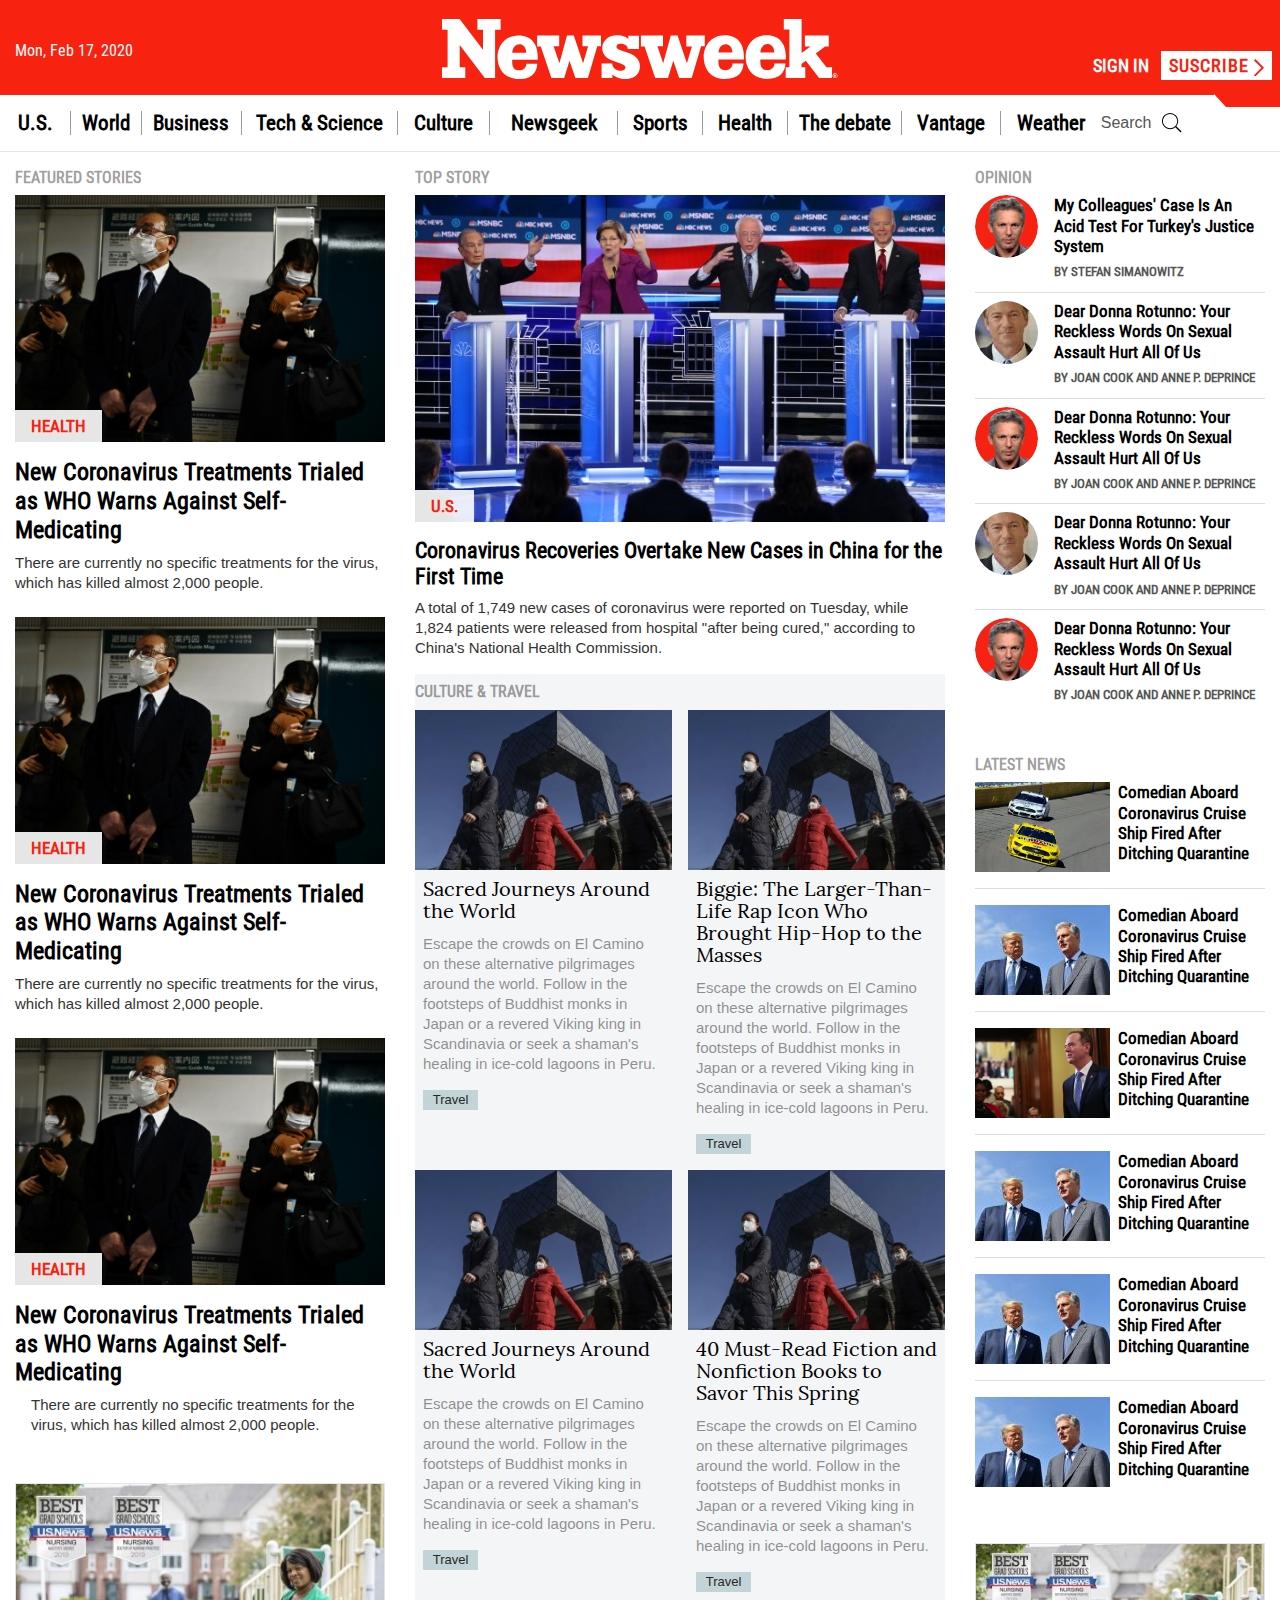
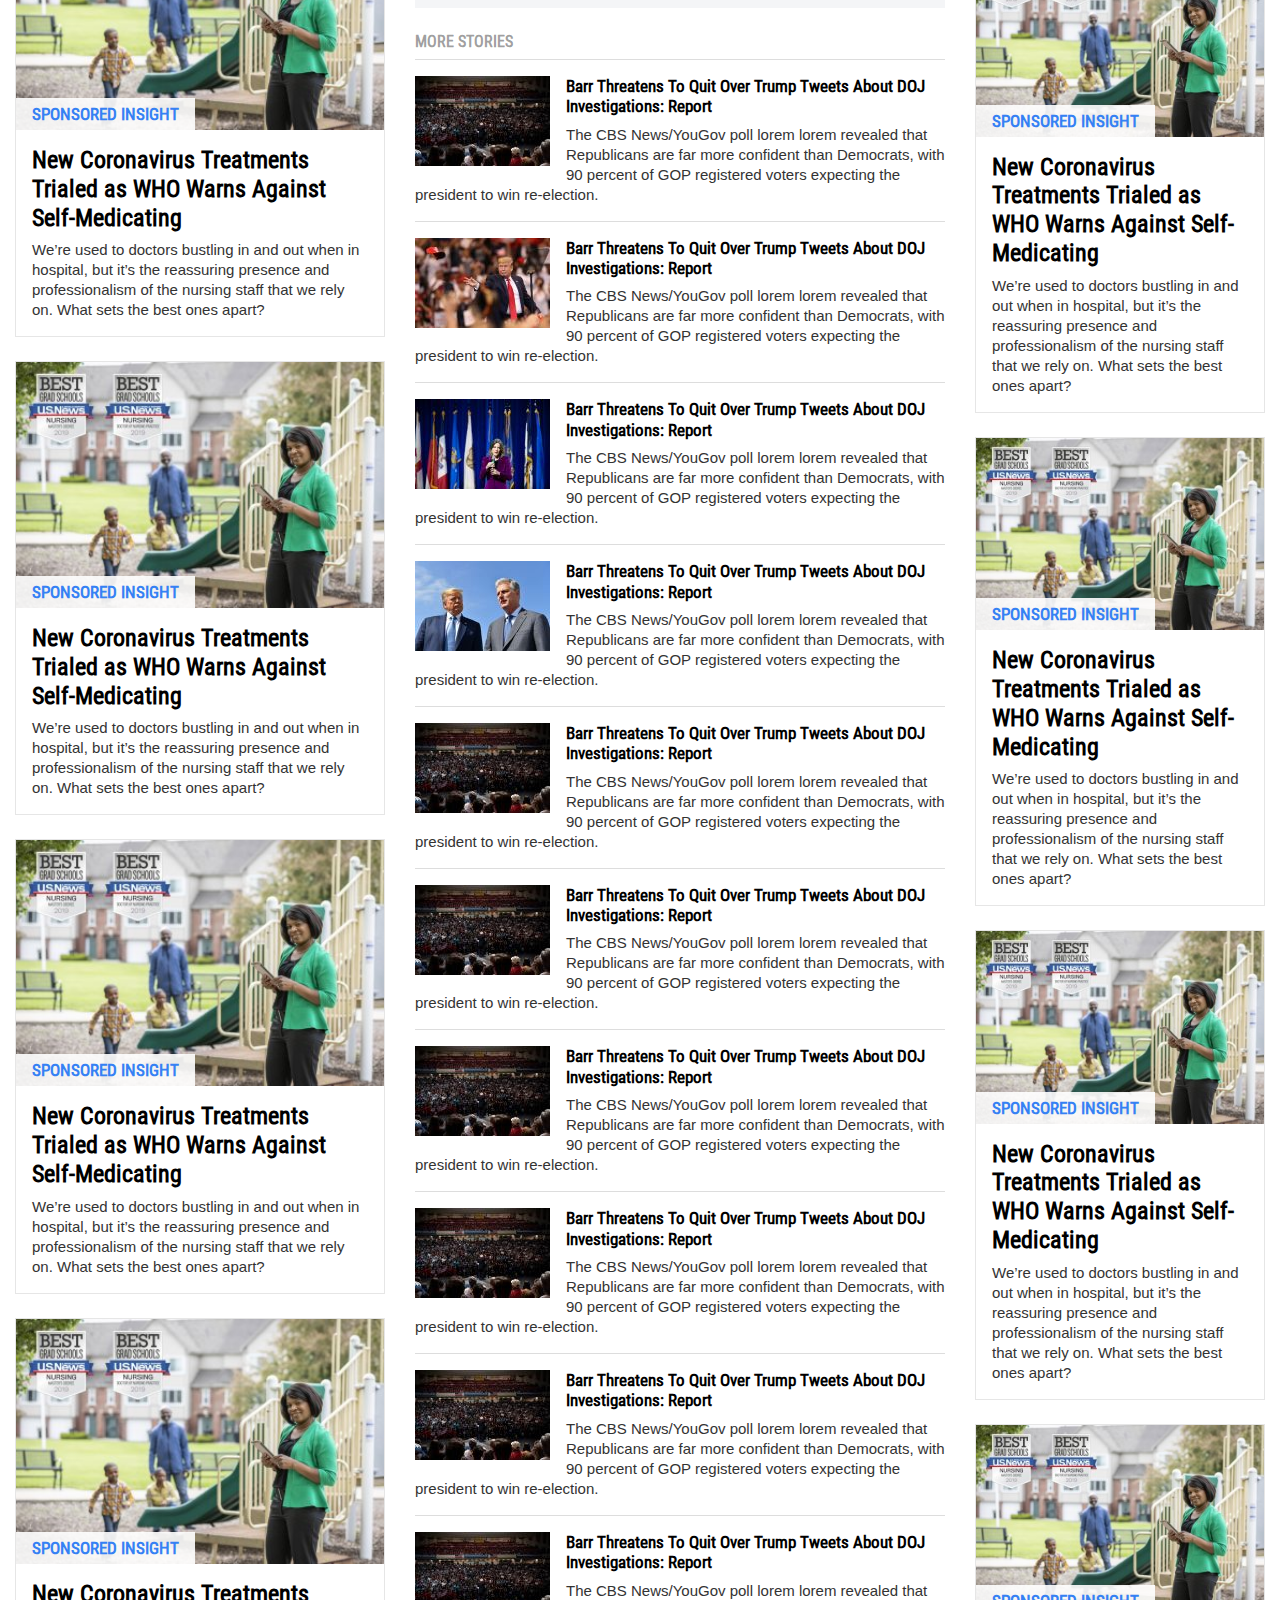
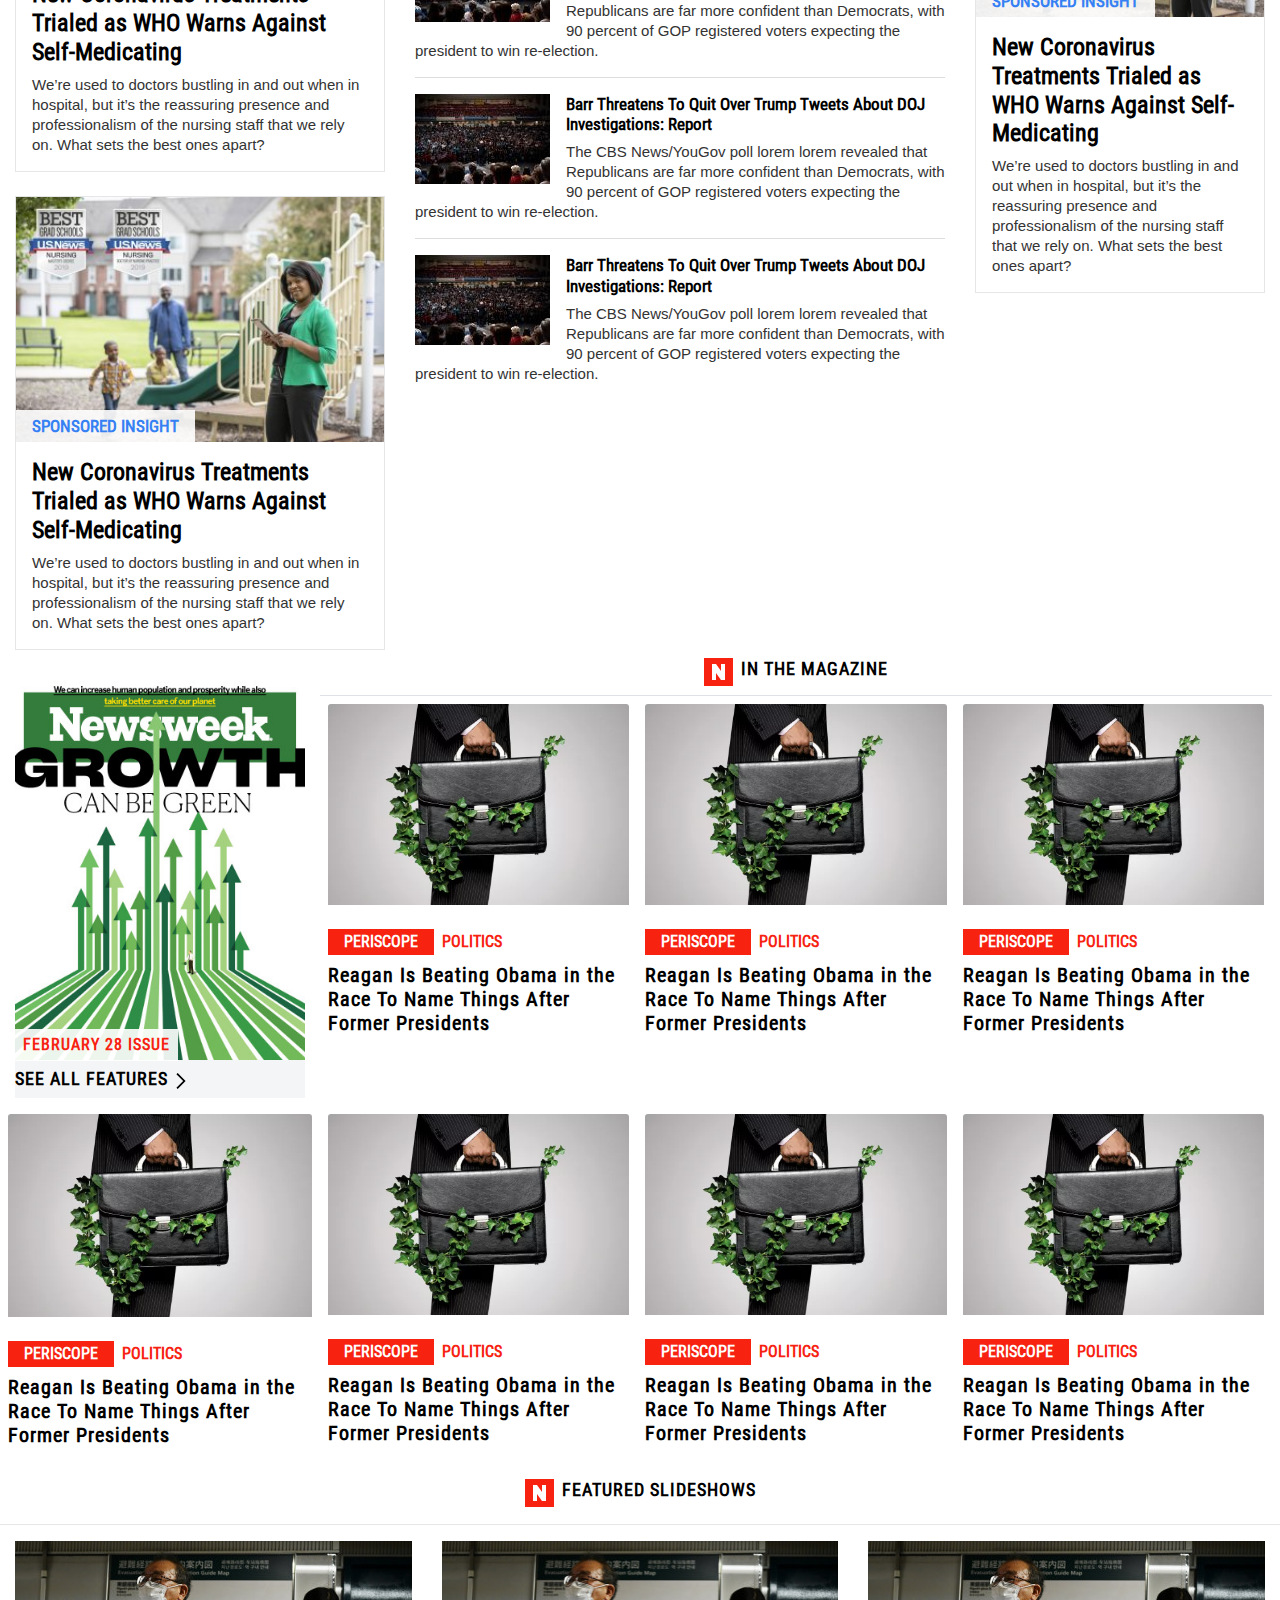
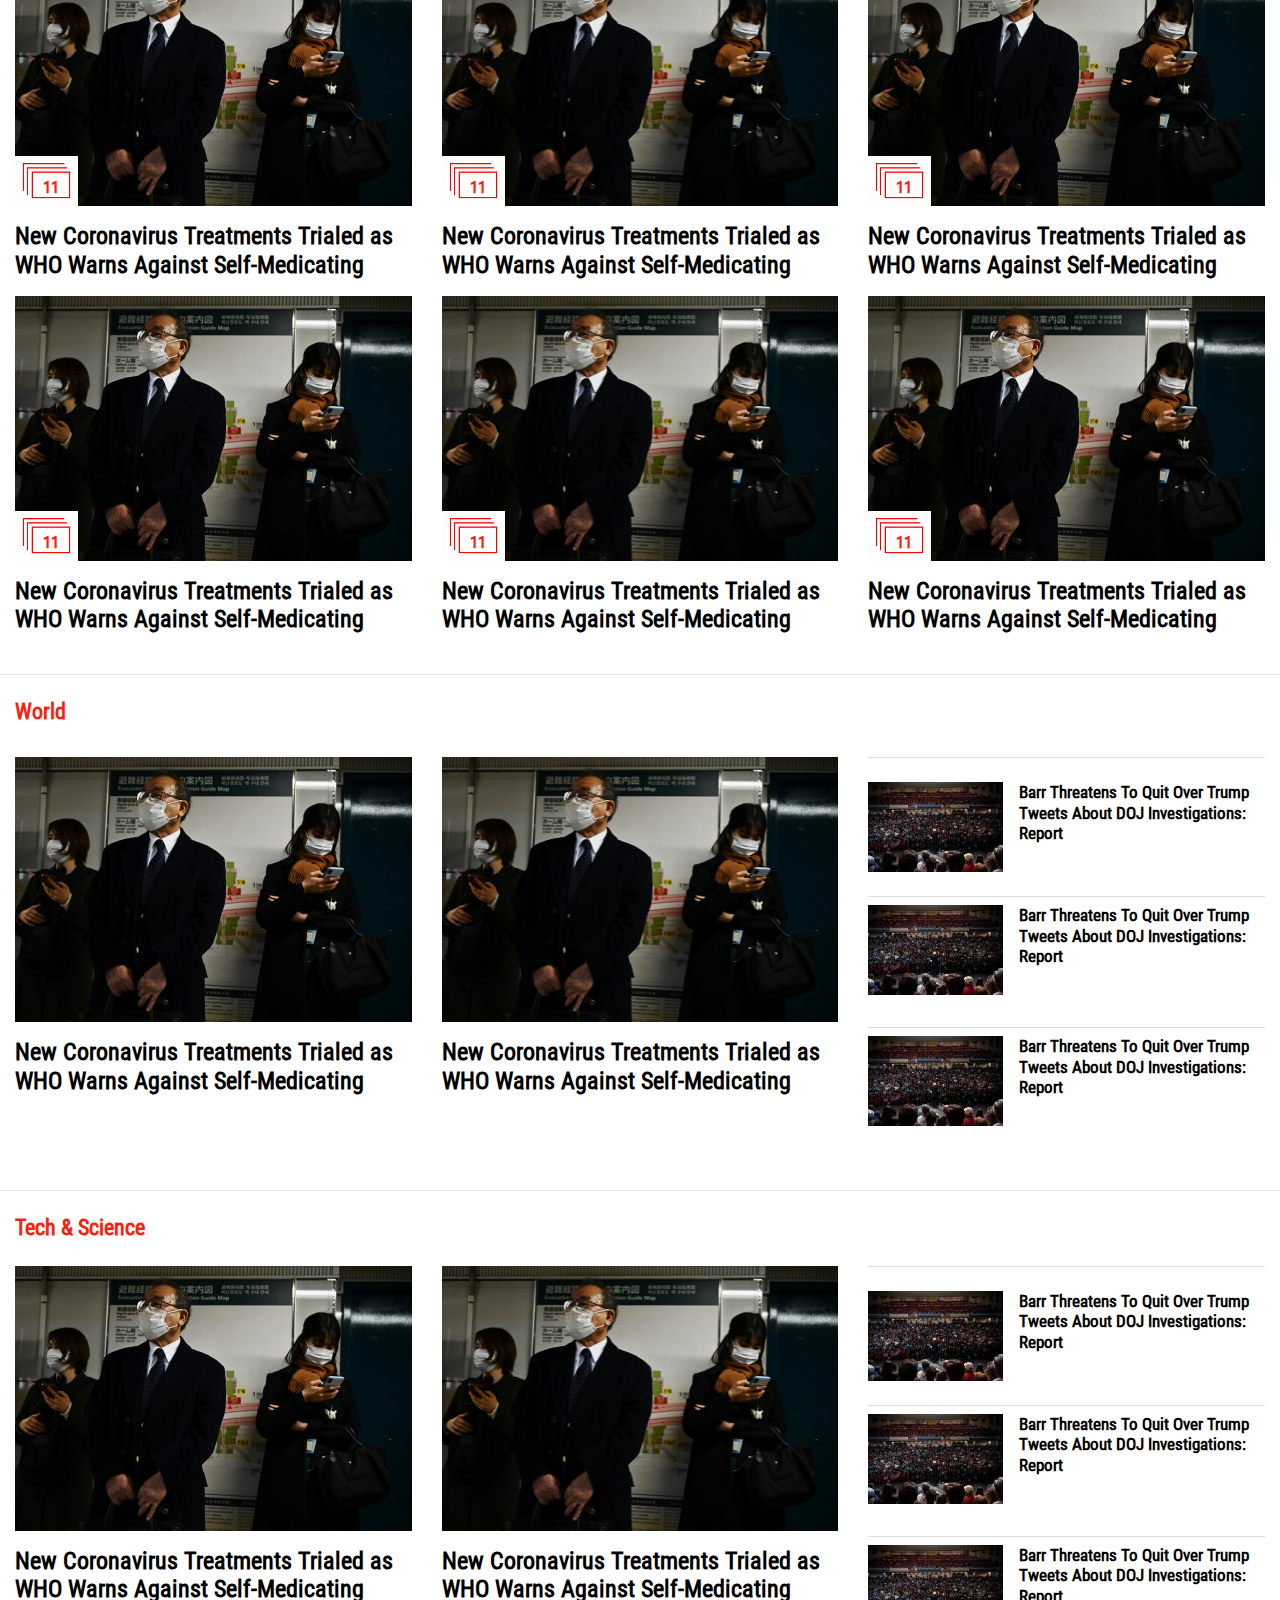
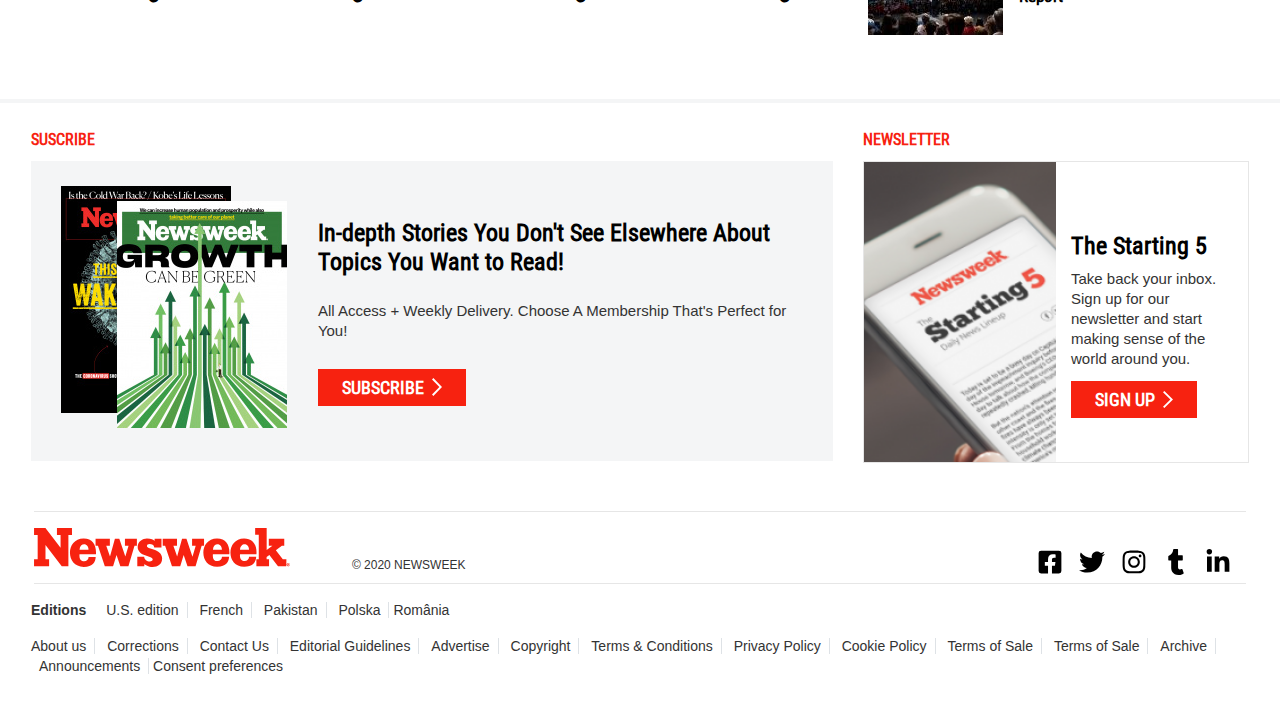
<file: index.html>
<!doctype html>
<html lang="en">

<head>

  <meta charset="utf-8">
  <meta name="viewport" content="width=device-width, initial-scale=1, shrink-to-fit=no">


  <link rel="stylesheet" href="./css/bootstrap.min.css">
  <link rel="stylesheet" href="./css/style.css">
  <link rel="stylesheet" href="https://use.fontawesome.com/releases/v5.1.0/css/all.css"
    integrity="sha384-lKuwvrZot6UHsBSfcMvOkWwlCMgc0TaWr+30HWe3a4ltaBwTZhyTEggF5tJv8tbt" crossorigin="anonymous" />
  <title>News Weeks Clone</title>
</head>

<body>

  <header class="container-fluid stycki-menu " id="menu-stycki-container">
    <div class="row bg-headerv2 pt-2 ">
      <div class="col-4 col-sm-6 col-md-4 col-lg-6 logov2 ">
        <svg version="1.1" id="Layer_998" xmlns="http://www.w3.org/2000/svg" xmlns:xlink="http://www.w3.org/1999/xlink"
          x="0px" y="0px" viewBox="0 0 395.6 60" style="enable-background:new 0 0 395.6 60;" xml:space="preserve">
          <g>
            <path class="st0"
              d="M58.7,10.8h-5.6v48.3H42.8l-25.1-33v22.1h5.6v10.8H0V48.3h5.6V10.8H0V0h17.6L41,30.7V10.8h-5.6V0h23.2	L58.7,10.8L58.7,10.8z M95.8,38c0,0.9,0,1.8-0.1,2.7H70.3c-0.7,8.2,2.4,10.6,7.1,10.6c3.9,0,6.9-2.6,6.9-6.6h11	c-0.3,7.2-4,15.4-18.5,15.4c-14.5,0-21.3-10.5-21.3-22.1c0-10.5,7-21.6,21-21.6C89.9,16.3,95.8,25.6,95.8,38 M159,27.3h-3.7	l-9.4,31.8h-12.5l-5.9-17.4l-5.3,17.4h-12.8L98.8,27.4h-3.7V16.6h22.1v10.7h-5.6l5.8,16.9l7.6-27.6h6.8l9.3,27.6l5-16.9h-5.6V16.6	H159L159,27.3L159,27.3z M174.5,27.8c0,1.5,1.2,2.5,5.4,3.9l6,2c5.5,1.8,12.1,5.9,12.1,13.4c0,8.8-6.6,13-14.7,13	c-6.5,0-11.5-3.2-12.9-4.6V59h-10.8V44.4h10.6c0.3,4.8,4.6,7.3,8.5,7.3c3.2,0,4.7-1.4,4.7-3c0-2-1.2-3.1-6.5-4.8l-5.3-1.8	c-5.4-1.7-11.4-5.7-11.4-12.8c0-8.7,7.7-13.1,14.3-13.1c6.8,0,10.1,1.9,11.8,3.8l0.1-3.3H197v13.3h-11.2c-0.2-3.6-3.7-5.2-7.2-5.2	C175.8,24.8,174.5,26.1,174.5,27.8 M262.8,27.3h-3.7l-9.4,31.8h-12.5l-5.9-17.4L226,59.1h-12.8l-10.6-31.7h-3.7V16.6h22.1v10.7	h-5.6l5.8,16.9l7.6-27.6h6.8l9.3,27.7l5-16.9h-5.6V16.6h18.5V27.3z M302,37.9c0,0.9,0,1.8-0.1,2.7h-25.4	c-0.7,8.2,2.4,10.6,7.1,10.6c3.9,0,6.9-2.6,6.9-6.6h11c-0.3,7.2-4,15.4-18.5,15.4c-14.5,0-21.3-10.5-21.3-22.1	c0-10.5,7-21.6,21-21.6C296.1,16.2,302,25.5,302,37.9 M343.9,37.8c0,0.9,0,1.8-0.1,2.7h-25.4c-0.7,8.2,2.4,10.6,7.1,10.6	c3.9,0,6.9-2.6,6.9-6.6h11c-0.3,7.2-4,15.4-18.5,15.4c-14.5,0-21.3-10.5-21.3-22.1c0-10.5,7-21.6,21-21.6	C338,16.1,343.9,25.4,343.9,37.8 M389.9,59h-12.8l-13.3-17.3l-4.3,3.2v3.4h3.8V59h-19.6V48.3h3.7V10.6h-5.6V0h17.8v33.9l8.9-6.5	h-5.6V16.6h23.9v10.8h-3.7l-9.3,7l10.7,13.9h5.6L389.9,59L389.9,59z M395.6,56.6c0,0.5-0.1,0.9-0.4,1.2c-0.2,0.4-0.5,0.7-0.9,0.9	c-0.4,0.2-0.8,0.4-1.3,0.4c-0.5,0-0.9-0.1-1.2-0.4c-0.4-0.2-0.7-0.5-0.9-0.9c-0.2-0.4-0.4-0.8-0.4-1.2c0-0.5,0.1-0.9,0.4-1.2	c0.2-0.4,0.5-0.7,0.9-0.9c0.4-0.2,0.8-0.4,1.2-0.4c0.5,0,0.9,0.1,1.3,0.4c0.4,0.2,0.7,0.5,0.9,0.9	C395.5,55.8,395.6,56.2,395.6,56.6 M394.6,58c0.4-0.4,0.6-0.9,0.6-1.4c0-0.6-0.2-1-0.6-1.4s-0.9-0.6-1.4-0.6s-1,0.2-1.4,0.6	c-0.4,0.4-0.6,0.9-0.6,1.4c0,0.6,0.2,1,0.6,1.4c0.4,0.4,0.9,0.6,1.4,0.6S394.2,58.4,394.6,58 M393.6,56.8c0.1,0.1,0.2,0.1,0.2,0.1	c0.1,0.1,0.2,0.2,0.2,0.3c0,0,0.2,0.3,0.4,0.8h-0.8c-0.3-0.5-0.4-0.8-0.5-0.9c-0.1-0.1-0.2-0.2-0.3-0.2c0,0-0.1,0-0.1,0v1.1h-0.6	v-2.6h1.2c0.4,0,0.6,0.1,0.7,0.2c0.2,0.2,0.2,0.3,0.2,0.6c0,0.2-0.1,0.4-0.2,0.5C393.9,56.6,393.8,56.7,393.6,56.8 M393.5,56.3	c0.1-0.1,0.1-0.2,0.1-0.3s-0.1-0.2-0.1-0.3c-0.1-0.1-0.2-0.1-0.4-0.1h-0.3v0.7h0.3C393.3,56.4,393.4,56.4,393.5,56.3 M318.4,33.5	h13.9c0-6-3.9-8.4-6.8-8.4C322.1,25.2,318.6,27.9,318.4,33.5 M276.5,33.6h13.9c0-6-3.9-8.4-6.8-8.4C280.3,25.2,276.8,28,276.5,33.6 M70.3,33.7h13.9c0-6-3.9-8.4-6.8-8.4C74.1,25.3,70.6,28.1,70.3,33.7">
            </path>
          </g>
        </svg>
      </div>
      <div
        class="col-8 col-sm-6 col-md-8 col-lg-6 bg-suscribev2 d-flex flex-row justify-content-end align-items-center pr-0 text pt-0 text-right">
        <a href="#" class="font2 sing-in-custom pr-2 pt-1">Sign in</a>
        <a href="#" class="font5 suscribe-custom pr-4 pl-4 pt-1">Suscribe
          <svg  version="1.1" id="Layer_99898" xmlns="http://www.w3.org/2000/svg"
            xmlns:xlink="http://www.w3.org/1999/xlink" x="0px" y="0px" viewBox="0 0 8 14"
            style="enable-background:new 0 0 8 14;" xml:space="preserve">
            <g id="arrow-right_x_Y">
              <defs>
                <rect id="SVGID_1_X_y" width="8" height="14"></rect>
              </defs>
              <clipPath id="SVGID_2_X_Y">
                <use xlink:href="#SVGID_1_" style="overflow:visible;"></use>
              </clipPath>
              <g id="Shape_1_999_7" class="st0">
                <g>
                  <polygon class="st1" points="8,7 1.1,0 0,1.1 5.9,7 0,12.9 1.1,14 8,7 8,7	"></polygon>
                </g>
              </g>
            </g>
          </svg>
        </a>
        <a href="#" class="pl-2">
          <img class="bars-menu-stycki mr-4" src="./img/menu-bars.svg" alt="">
        </a>
      </div>
    </div>
  </header>

  <header class="container-fluid max-width-cont  ">
    <div class="row bg-header align-items-end pt-md-2 pb-lg-3">
      <div class="d-none d-sm-none d-lg-block col-lg-3">
        <p class="font-roboto-16-normal pb-0">Mon, Feb 17, 2020</p>
      </div>
      <div class="col-4 col-sm-6 col-md-6 col-lg-6 logo text-md-left text-lg-center">
        <svg version="1.1" id="Layer_1" xmlns="http://www.w3.org/2000/svg" xmlns:xlink="http://www.w3.org/1999/xlink"
          x="0px" y="0px" viewBox="0 0 395.6 60" style="enable-background:new 0 0 395.6 60;" xml:space="preserve">
          <g>
            <path class="st0"
              d="M58.7,10.8h-5.6v48.3H42.8l-25.1-33v22.1h5.6v10.8H0V48.3h5.6V10.8H0V0h17.6L41,30.7V10.8h-5.6V0h23.2	L58.7,10.8L58.7,10.8z M95.8,38c0,0.9,0,1.8-0.1,2.7H70.3c-0.7,8.2,2.4,10.6,7.1,10.6c3.9,0,6.9-2.6,6.9-6.6h11	c-0.3,7.2-4,15.4-18.5,15.4c-14.5,0-21.3-10.5-21.3-22.1c0-10.5,7-21.6,21-21.6C89.9,16.3,95.8,25.6,95.8,38 M159,27.3h-3.7	l-9.4,31.8h-12.5l-5.9-17.4l-5.3,17.4h-12.8L98.8,27.4h-3.7V16.6h22.1v10.7h-5.6l5.8,16.9l7.6-27.6h6.8l9.3,27.6l5-16.9h-5.6V16.6	H159L159,27.3L159,27.3z M174.5,27.8c0,1.5,1.2,2.5,5.4,3.9l6,2c5.5,1.8,12.1,5.9,12.1,13.4c0,8.8-6.6,13-14.7,13	c-6.5,0-11.5-3.2-12.9-4.6V59h-10.8V44.4h10.6c0.3,4.8,4.6,7.3,8.5,7.3c3.2,0,4.7-1.4,4.7-3c0-2-1.2-3.1-6.5-4.8l-5.3-1.8	c-5.4-1.7-11.4-5.7-11.4-12.8c0-8.7,7.7-13.1,14.3-13.1c6.8,0,10.1,1.9,11.8,3.8l0.1-3.3H197v13.3h-11.2c-0.2-3.6-3.7-5.2-7.2-5.2	C175.8,24.8,174.5,26.1,174.5,27.8 M262.8,27.3h-3.7l-9.4,31.8h-12.5l-5.9-17.4L226,59.1h-12.8l-10.6-31.7h-3.7V16.6h22.1v10.7	h-5.6l5.8,16.9l7.6-27.6h6.8l9.3,27.7l5-16.9h-5.6V16.6h18.5V27.3z M302,37.9c0,0.9,0,1.8-0.1,2.7h-25.4	c-0.7,8.2,2.4,10.6,7.1,10.6c3.9,0,6.9-2.6,6.9-6.6h11c-0.3,7.2-4,15.4-18.5,15.4c-14.5,0-21.3-10.5-21.3-22.1	c0-10.5,7-21.6,21-21.6C296.1,16.2,302,25.5,302,37.9 M343.9,37.8c0,0.9,0,1.8-0.1,2.7h-25.4c-0.7,8.2,2.4,10.6,7.1,10.6	c3.9,0,6.9-2.6,6.9-6.6h11c-0.3,7.2-4,15.4-18.5,15.4c-14.5,0-21.3-10.5-21.3-22.1c0-10.5,7-21.6,21-21.6	C338,16.1,343.9,25.4,343.9,37.8 M389.9,59h-12.8l-13.3-17.3l-4.3,3.2v3.4h3.8V59h-19.6V48.3h3.7V10.6h-5.6V0h17.8v33.9l8.9-6.5	h-5.6V16.6h23.9v10.8h-3.7l-9.3,7l10.7,13.9h5.6L389.9,59L389.9,59z M395.6,56.6c0,0.5-0.1,0.9-0.4,1.2c-0.2,0.4-0.5,0.7-0.9,0.9	c-0.4,0.2-0.8,0.4-1.3,0.4c-0.5,0-0.9-0.1-1.2-0.4c-0.4-0.2-0.7-0.5-0.9-0.9c-0.2-0.4-0.4-0.8-0.4-1.2c0-0.5,0.1-0.9,0.4-1.2	c0.2-0.4,0.5-0.7,0.9-0.9c0.4-0.2,0.8-0.4,1.2-0.4c0.5,0,0.9,0.1,1.3,0.4c0.4,0.2,0.7,0.5,0.9,0.9	C395.5,55.8,395.6,56.2,395.6,56.6 M394.6,58c0.4-0.4,0.6-0.9,0.6-1.4c0-0.6-0.2-1-0.6-1.4s-0.9-0.6-1.4-0.6s-1,0.2-1.4,0.6	c-0.4,0.4-0.6,0.9-0.6,1.4c0,0.6,0.2,1,0.6,1.4c0.4,0.4,0.9,0.6,1.4,0.6S394.2,58.4,394.6,58 M393.6,56.8c0.1,0.1,0.2,0.1,0.2,0.1	c0.1,0.1,0.2,0.2,0.2,0.3c0,0,0.2,0.3,0.4,0.8h-0.8c-0.3-0.5-0.4-0.8-0.5-0.9c-0.1-0.1-0.2-0.2-0.3-0.2c0,0-0.1,0-0.1,0v1.1h-0.6	v-2.6h1.2c0.4,0,0.6,0.1,0.7,0.2c0.2,0.2,0.2,0.3,0.2,0.6c0,0.2-0.1,0.4-0.2,0.5C393.9,56.6,393.8,56.7,393.6,56.8 M393.5,56.3	c0.1-0.1,0.1-0.2,0.1-0.3s-0.1-0.2-0.1-0.3c-0.1-0.1-0.2-0.1-0.4-0.1h-0.3v0.7h0.3C393.3,56.4,393.4,56.4,393.5,56.3 M318.4,33.5	h13.9c0-6-3.9-8.4-6.8-8.4C322.1,25.2,318.6,27.9,318.4,33.5 M276.5,33.6h13.9c0-6-3.9-8.4-6.8-8.4C280.3,25.2,276.8,28,276.5,33.6 M70.3,33.7h13.9c0-6-3.9-8.4-6.8-8.4C74.1,25.3,70.6,28.1,70.3,33.7">
            </path>
          </g>
        </svg>
      </div>
      <div class="col-8 col-sm-6 col-md-6 col-lg-3 bg-suscribe text-right pr-0">
        <a href="#" class="font2 py-1 px-2">Sign in</a>
        <a href="#" class="font5 py-1 px-2">Suscribe
          <svg version="1.1" id="Layer_2" xmlns="http://www.w3.org/2000/svg" xmlns:xlink="http://www.w3.org/1999/xlink"
            x="0px" y="0px" viewBox="0 0 8 14" style="enable-background:new 0 0 8 14;" xml:space="preserve">
            <g id="arrow-right">
              <defs>
                <rect id="SVGID_1_" width="8" height="14"></rect>
              </defs>
              <clipPath id="SVGID_2_">
                <use xlink:href="#SVGID_1_" style="overflow:visible;"></use>
              </clipPath>
              <g id="Shape_1" class="st0">
                <g>
                  <polygon class="st1" points="8,7 1.1,0 0,1.1 5.9,7 0,12.9 1.1,14 8,7 8,7	"></polygon>
                </g>
              </g>
            </g>
          </svg>
        </a>
        <a href="#" class="py-1 pr-2">
          <img class="bars-menu-stycki-main " id="menu-bars-1" src="./img/menu-bars.svg" alt="">
        </a>
      </div>
    </div>
  </header>

  <nav class="container-fluid max-width-cont-white">
    <div class="row">
      <div class="d-none d-sm-none d-lg-block col-lg-12 px-0 ">
        <div class="d-flex align-items-start">
          <ul class="d-flex lanscape-menu font4 text-center mr-0 pt-3 pl-0">
            <li class="px-0"><a href="#"> U.S.</a></li>
            <li class="px-0"><a href="#"> World</a></li>
            <li class="px-0"><a href="#"> Business</a></li>
            <li class="px-0"><a href="#"> Tech & Science</a></li>
            <li class="px-0"><a href="#"> Culture</a></li>
            <li class="px-0"><a href="#"> Newsgeek</a></li>
            <li class="px-0"><a href="#"> Sports</a></li>
            <li class="px-0"><a href="#"> Health</a></li>
            <li class="px-0"><a href="#"> The debate</a></li>
            <li class="px-0"><a href="#"> Vantage</a></li>
            <li class="px-0"><a href="#"> Weather</a></li>
          </ul>
          <div class="d-flex flex-row  align-items-center label-search">
            <div class="search-text">
              <span> Search</span>
            </div>
            <div class="search-icon"></div>
            <div>
              <div class="split-top position-absolute"></div>
              <div class="split-bottom"></div>
            </div>
          </div>
        </div>
      </div>
    </div>
  </nav>

  <div class="container-fluid max-width-cont-white-border">
    <div class="row">
      <div class="col-12 col-md-12 col-lg-9 ">
        <div class="row">
          <div class="col-12 col-md-6 col-lg-5 order-2 order-md-1 order-lg-1 ">
            <div class="row">
              <div class="col-12 ">
                <section class="featured-stories pt-3">
                  <h2 class="font-roboto-16-bold-gray">FEATURED STORIES</h2>
                  <article class="d-flex flex-column align-items-start pb-2 ">
                    <h2 class="order-2 font-roboto-24-bold pt-3">
                      <a href="#" class="links1">
                        New Coronavirus Treatments Trialed as WHO Warns Against Self-Medicating
                      </a>
                    </h2>
                    <div class="order-1 cover-container-art">
                      <a href="#"><img class="img-g-fea-cover"
                          src="./img/coronavirus-tokyo-coronavirus-covid-19-2019-ncov.jpg" alt=""></a>
                      <a href="#"
                        class="font-roboto-17-bold-upper-white  position-absolute label-article-link label-article-link-feat text-center px-3">HEALTH</a>
                    </div>
                    <p class="order-3 font-helvetica-15-normal-gray">There are currently no specific treatments for the
                      virus, which has killed
                      almost
                      2,000 people.</p>
                  </article>
                  <article class="d-flex flex-column align-items-start pb-2 ">
                    <h2 class="order-2 font-roboto-24-bold pt-3">
                      <a href="#" class="links1">
                        New Coronavirus Treatments Trialed as WHO Warns Against Self-Medicating
                      </a>
                    </h2>
                    <div class="order-1 cover-container-art">
                      <a href="#"><img class="img-g-fea-cover"
                          src="./img/coronavirus-tokyo-coronavirus-covid-19-2019-ncov.jpg" alt=""></a>
                      <a href="#"
                        class="font-roboto-17-bold-upper-white  position-absolute label-article-link label-article-link-feat text-center  px-3">HEALTH</a>
                    </div>
                    <p class="order-3 font-helvetica-15-normal-gray">There are currently no specific treatments for the
                      virus, which has killed
                      almost
                      2,000 people.</p>
                  </article>
                  <article class="d-flex flex-column align-items-start pb-2 ">
                    <h2 class="order-2 font-roboto-24-bold pt-3">
                      <a href="#" class="links1">
                        New Coronavirus Treatments Trialed as WHO Warns Against Self-Medicating
                      </a>
                    </h2>
                    <div class="order-1 cover-container-art">
                      <a href="#"><img class="img-g-fea-cover"
                          src="./img/coronavirus-tokyo-coronavirus-covid-19-2019-ncov.jpg" alt=""></a>
                      <a href="#"
                        class="font-roboto-17-bold-upper-white  position-absolute label-article-link label-article-link-feat text-center  px-3">HEALTH</a>
                    </div>
                    <p class="order-3 font-helvetica-15-normal-gray  px-3">There are currently no specific treatments
                      for the
                      virus, which has killed
                      almost
                      2,000 people.</p>
                  </article>
                </section>
              </div>
              <div class="col-12 d-md-flex flex-md-column align-items-md-center">

                <article class="d-flex flex-column align-items-start sponsor-article mt-4 ">
                  <h2 class="order-2 font-roboto-24-bold pt-3 px-3">
                    <a href="#" class="links1">
                      New Coronavirus Treatments Trialed as WHO Warns Against Self-Medicating
                    </a>
                  </h2>
                  <div class="order-1 cover-container-art">
                    <a href="#"><img class="img-g-fea-cover" src="./img/wayne-state-university-college-nursing.jpg"
                        alt=""></a>
                    <a href="#"
                      class="font-roboto-17-bold-blue position-absolute text-center label-sponsor-link label-article-link-feat  px-3">
                      SPONSORED
                      INSIGHT</a>
                  </div>
                  <p class="order-3 font-helvetica-15-normal-gray  px-3">We’re used to doctors bustling in and out when
                    in
                    hospital, but it’s the reassuring presence and professionalism of the nursing staff that we rely on.
                    What sets the best ones apart?</p>
                </article>
                <article class="d-flex flex-column align-items-start sponsor-article mt-4 ">
                  <h2 class="order-2 font-roboto-24-bold pt-3 px-3">
                    <a href="#" class="links1">
                      New Coronavirus Treatments Trialed as WHO Warns Against Self-Medicating
                    </a>
                  </h2>
                  <div class="order-1 cover-container-art">
                    <a href="#"><img class="img-g-fea-cover" src="./img/wayne-state-university-college-nursing.jpg"
                        alt=""></a>
                    <a href="#"
                      class="font-roboto-17-bold-blue  position-absolute text-center label-sponsor-link label-article-link-feat  px-3">
                      SPONSORED
                      INSIGHT</a>
                  </div>
                  <p class="order-3 font-helvetica-15-normal-gray  px-3">We’re used to doctors bustling in and out when
                    in
                    hospital, but it’s the reassuring presence and professionalism of the nursing staff that we rely on.
                    What sets the best ones apart?</p>
                </article>
                <article class="d-flex flex-column align-items-start sponsor-article mt-4 ">
                  <h2 class="order-2 font-roboto-24-bold pt-3 px-3">
                    <a href="#" class="links1">
                      New Coronavirus Treatments Trialed as WHO Warns Against Self-Medicating
                    </a>
                  </h2>
                  <div class="order-1 cover-container-art">
                    <a href="#"><img class="img-g-fea-cover" src="./img/wayne-state-university-college-nursing.jpg"
                        alt=""></a>
                    <a href="#"
                      class="font-roboto-17-bold-blue  position-absolute text-center label-sponsor-link label-article-link-feat  px-3">
                      SPONSORED
                      INSIGHT</a>
                  </div>
                  <p class="order-3 font-helvetica-15-normal-gray  px-3">We’re used to doctors bustling in and out when
                    in
                    hospital, but it’s the reassuring presence and professionalism of the nursing staff that we rely on.
                    What sets the best ones apart?</p>
                </article>
                <article class="d-flex flex-column align-items-start sponsor-article mt-4 ">
                  <h2 class="order-2 font-roboto-24-bold pt-3 px-3">
                    <a href="#" class="links1">
                      New Coronavirus Treatments Trialed as WHO Warns Against Self-Medicating
                    </a>
                  </h2>
                  <div class="order-1 cover-container-art">
                    <a href="#"><img class="img-g-fea-cover" src="./img/wayne-state-university-college-nursing.jpg"
                        alt=""></a>
                    <a href="#"
                      class="font-roboto-17-bold-blue  position-absolute text-center label-sponsor-link label-article-link-feat  px-3">
                      SPONSORED
                      INSIGHT</a>
                  </div>
                  <p class="order-3 font-helvetica-15-normal-gray  px-3">We’re used to doctors bustling in and out when
                    in
                    hospital, but it’s the reassuring presence and professionalism of the nursing staff that we rely on.
                    What sets the best ones apart?</p>
                </article>
                <article class="d-flex flex-column align-items-start sponsor-article mt-4 ">
                  <h2 class="order-2 font-roboto-24-bold pt-3 px-3">
                    <a href="#" class="links1">
                      New Coronavirus Treatments Trialed as WHO Warns Against Self-Medicating
                    </a>
                  </h2>
                  <div class="order-1 cover-container-art">
                    <a href="#"><img class="img-g-fea-cover" src="./img/wayne-state-university-college-nursing.jpg"
                        alt=""></a>
                    <a href="#"
                      class="font-roboto-17-bold-blue  position-absolute text-center label-sponsor-link label-article-link-feat  px-3">
                      SPONSORED
                      INSIGHT</a>
                  </div>
                  <p class="order-3 font-helvetica-15-normal-gray  px-3">We’re used to doctors bustling in and out when
                    in
                    hospital, but it’s the reassuring presence and professionalism of the nursing staff that we rely on.
                    What sets the best ones apart?</p>
                </article>
              </div>
            </div>
          </div>
          <div class="col-12 col-md-6 col-lg-7 order-1 order-md-2 order-lg-2">
            <div class="row">
              <div class="col-12 order-1 order-md-1 order-lg-1">
                <section class="top-story pt-3">
                  <h2 class="font-roboto-16-bold-gray">TOP STORY</h2>
                  <article class="d-flex flex-column align-items-start ">
                    <header class="order-2">
                      <h2 class="font-roboto-22-bold pt-3">
                        <a href="#" class="links1">
                          Coronavirus Recoveries Overtake New Cases in China for the First Time
                        </a>
                      </h2>
                    </header>
                    <div class="order-1 cover-container-art">
                      <a href="#">
                        <img src="./img/dem-debate-nevada.jpg" alt="" class="img-g-fea-cover">
                      </a>
                      <a href="#"
                        class="font-roboto-17-bold-upper-white position-absolute text-center label-article-link-cover pl-3 pr-3">U.S.</a>
                    </div>
                    <p class="order-3 font-helvetica-15-normal-gray">A total of 1,749 new cases of coronavirus were
                      reported on Tuesday, while
                      1,824 patients were released from hospital "after being cured," according to China's National
                      Health Commission.</p>
                  </article>
                </section>
              </div>
              <div class="col-12 order-3 order-md-2 order-lg-2">
                <section class="d-flex flex-wrap featured-stories" style="background-color: #f4f5f7;">
                  <h2 class="font-roboto-16-bold-gray pt-2">culture & travel</h2>
                  <div
                    class="d-flex flex-column flex-sm-column flex-md-row justify-content-md-between justify-content-center">
                    <article class="d-flex flex-column photo-custom pb-3 pr-2 ">
                      <header class="order-2 pl-2 pr-2  ">
                        <h2 class="font-lora-20 pt-2 pb-1">
                          <a href="#" class="links3">Sacred Journeys Around the World</a>
                        </h2>
                      </header>
                      <div class="img-g img-g-culture img-path-cult-1 order-1"><a href="#" class="link-img-block"></a>
                      </div>
                      <p class=" font-helvetica-neue-15 order-3  pl-2 pr-2">Escape the crowds on El Camino on these
                        alternative
                        pilgrimages around the world. Follow in the footsteps of Buddhist monks in Japan or a revered
                        Viking king in Scandinavia or seek a shaman's healing in ice-cold lagoons in Peru.</p>
                      <a href="#" class=" font-helvetica-neue-13 order-4 label-culture-1 text-center ml-2">Travel</a>
                    </article>
                    <article class="d-flex flex-column photo-custom pb-3 pl-2 ">
                      <header class="order-2  pl-2 pr-2">
                        <h2 class="font-lora-20 pt-2 pb-1">
                          <a href="#" class="links3">Biggie: The Larger-Than-Life Rap Icon Who Brought Hip-Hop to the
                            Masses</a>
                        </h2>
                      </header>
                      <div class="img-g img-g-culture img-path-cult-1 order-1"><a href="#" class="link-img-block"></a>
                      </div>
                      <p class=" font-helvetica-neue-15 order-3  pl-2 pr-2">Escape the crowds on El Camino on these
                        alternative
                        pilgrimages around the world. Follow in the footsteps of Buddhist monks in Japan or a revered
                        Viking king in Scandinavia or seek a shaman's healing in ice-cold lagoons in Peru.</p>
                      <a href="#" class=" font-helvetica-neue-13 order-4 label-culture-1 text-center ml-2">Travel</a>
                    </article>
                  </div>
                  <div
                    class="d-flex flex-column flex-sm-column flex-md-row justify-content-md-between justify-content-center">
                    <article class="d-flex flex-column photo-custom pb-3 pr-2">
                      <header class="order-2  pl-2 pr-2">
                        <h2 class="font-lora-20 pt-2 pb-1">
                          <a href="#" class="links3">Sacred Journeys Around the World</a>
                        </h2>
                      </header>
                      <div class="img-g img-g-culture img-path-cult-1 order-1"><a href="#" class="link-img-block"></a>
                      </div>
                      <p class=" font-helvetica-neue-15 order-3  pl-2 pr-2">Escape the crowds on El Camino on these
                        alternative
                        pilgrimages around the world. Follow in the footsteps of Buddhist monks in Japan or a revered
                        Viking king in Scandinavia or seek a shaman's healing in ice-cold lagoons in Peru.</p>
                      <a href="#" class=" font-helvetica-neue-13 order-4 label-culture-1 text-center ml-2">Travel</a>
                    </article>
                    <article class="d-flex flex-column photo-custom pb-3 pl-2">
                      <header class="order-2  pl-2 pr-2">
                        <h2 class="font-lora-20 pt-2 pb-1">
                          <a href="#" class="links3">40 Must-Read Fiction and Nonfiction Books to Savor This Spring</a>
                        </h2>
                      </header>
                      <div class="img-g img-g-culture img-path-cult-1 order-1"><a href="#" class="link-img-block"></a>
                      </div>
                      <p class=" font-helvetica-neue-15 order-3  pl-2 pr-2">Escape the crowds on El Camino on these
                        alternative
                        pilgrimages around the world. Follow in the footsteps of Buddhist monks in Japan or a revered
                        Viking king in Scandinavia or seek a shaman's healing in ice-cold lagoons in Peru.</p>
                      <a href="#" class=" font-helvetica-neue-13 order-4 label-culture-1 text-center ml-2">Travel</a>
                    </article>
                  </div>
                </section>
              </div>
              <div class="col-12 order-2 order-md-3 order-lg-3">
                <section class="more-stories pt-4">
                  <h2 class="font-roboto-16-bold-gray">MORE STORIES</h2>
                  <ul class="more-stories-container pl-0">
                    <li class="pb-3 pb-sm-3 pb-md-0">
                      <article class="row mt-3 no-gutters">
                        <div class="col-md-12">
                          <div class=" float-left pr-3 pb-1">
                            <a href="#" class="link-img-more-stories">
                              <img src="./img/bernie-sanders-primary-victories-candidate.jpg" alt="">
                            </a>
                          </div>
                          <h2 class="font-roboto-17-bold-upper-black ">
                            <a href="#" class="links1">
                              Barr Threatens to Quit Over Trump Tweets About DOJ Investigations: Report
                            </a>
                          </h2>
                          <div class="p-0 font-helvetica-15-normal-gray">
                            <p>
                              The CBS News/YouGov poll lorem lorem revealed that Republicans are far more confident than
                              Democrats, with 90 percent of GOP registered voters expecting the president to win
                              re-election.
                            </p>
                          </div>
                        </div>
                      </article>
                    </li>
                    <li class="pb-3 pb-sm-3 pb-md-0">
                      <article class="row mt-3 no-gutters">
                        <div class="col-md-12">
                          <div class=" float-left pr-3 pb-1">
                            <a href="#" class="link-img-more-stories">
                              <img src="./img/donald-trump-rally-hat-reelection.jpg" alt="">
                            </a>
                          </div>
                          <h2 class="font-roboto-17-bold-upper-black ">
                            <a href="#" class="links1">
                              Barr Threatens to Quit Over Trump Tweets About DOJ Investigations: Report
                            </a>
                          </h2>
                          <div class="p-0 font-helvetica-15-normal-gray">
                            <p>
                              The CBS News/YouGov poll lorem lorem revealed that Republicans are far more confident than
                              Democrats, with 90 percent of GOP registered voters expecting the president to win
                              re-election.
                            </p>
                          </div>
                        </div>
                      </article>
                    </li>
                    <li class="pb-3 pb-sm-3 pb-md-0">
                      <article class="row mt-3 no-gutters">
                        <div class="col-md-12">
                          <div class=" float-left pr-3 pb-1">
                            <a href="#" class="link-img-more-stories">
                              <img src="./img/marianne-williamson.jpg" alt="">
                            </a>
                          </div>
                          <h2 class="font-roboto-17-bold-upper-black ">
                            <a href="#" class="links1">
                              Barr Threatens to Quit Over Trump Tweets About DOJ Investigations: Report
                            </a>
                          </h2>
                          <div class="p-0 font-helvetica-15-normal-gray">
                            <p>
                              The CBS News/YouGov poll lorem lorem revealed that Republicans are far more confident than
                              Democrats, with 90 percent of GOP registered voters expecting the president to win
                              re-election.
                            </p>
                          </div>
                        </div>
                      </article>
                    </li>
                    <li class="pb-3 pb-sm-3 pb-md-0">
                      <article class="row mt-3 no-gutters">
                        <div class="col-md-12">
                          <div class=" float-left pr-3 pb-1">
                            <a href="#" class="link-img-more-stories">
                              <img src="./img/robert-obrien.jpg" alt="">
                            </a>
                          </div>
                          <h2 class="font-roboto-17-bold-upper-black ">
                            <a href="#" class="links1">
                              Barr Threatens to Quit Over Trump Tweets About DOJ Investigations: Report
                            </a>
                          </h2>
                          <div class="p-0 font-helvetica-15-normal-gray">
                            <p>
                              The CBS News/YouGov poll lorem lorem revealed that Republicans are far more confident than
                              Democrats, with 90 percent of GOP registered voters expecting the president to win
                              re-election.
                            </p>
                          </div>
                        </div>
                      </article>
                    </li>
                    <li class="pb-3 pb-sm-3 pb-md-0">
                      <article class="row mt-3 no-gutters">
                        <div class="col-md-12">
                          <div class=" float-left pr-3 pb-1">
                            <a href="#" class="link-img-more-stories">
                              <img src="./img/bernie-sanders-primary-victories-candidate.jpg" alt="">
                            </a>
                          </div>
                          <h2 class="font-roboto-17-bold-upper-black ">
                            <a href="#" class="links1">
                              Barr Threatens to Quit Over Trump Tweets About DOJ Investigations: Report
                            </a>
                          </h2>
                          <div class="p-0 font-helvetica-15-normal-gray">
                            <p>
                              The CBS News/YouGov poll lorem lorem revealed that Republicans are far more confident than
                              Democrats, with 90 percent of GOP registered voters expecting the president to win
                              re-election.
                            </p>
                          </div>
                        </div>
                      </article>
                    </li>
                    <li class="pb-3 pb-sm-3 pb-md-0">
                      <article class="row mt-3 no-gutters">
                        <div class="col-md-12">
                          <div class=" float-left pr-3 pb-1">
                            <a href="#" class="link-img-more-stories">
                              <img src="./img/bernie-sanders-primary-victories-candidate.jpg" alt="">
                            </a>
                          </div>
                          <h2 class="font-roboto-17-bold-upper-black ">
                            <a href="#" class="links1">
                              Barr Threatens to Quit Over Trump Tweets About DOJ Investigations: Report
                            </a>
                          </h2>
                          <div class="p-0 font-helvetica-15-normal-gray">
                            <p>
                              The CBS News/YouGov poll lorem lorem revealed that Republicans are far more confident than
                              Democrats, with 90 percent of GOP registered voters expecting the president to win
                              re-election.
                            </p>
                          </div>
                        </div>
                      </article>
                    </li>
                    <li class="pb-3 pb-sm-3 pb-md-0">
                      <article class="row mt-3 no-gutters">
                        <div class="col-md-12">
                          <div class=" float-left pr-3 pb-1">
                            <a href="#" class="link-img-more-stories">
                              <img src="./img/bernie-sanders-primary-victories-candidate.jpg" alt="">
                            </a>
                          </div>
                          <h2 class="font-roboto-17-bold-upper-black ">
                            <a href="#" class="links1">
                              Barr Threatens to Quit Over Trump Tweets About DOJ Investigations: Report
                            </a>
                          </h2>
                          <div class="p-0 font-helvetica-15-normal-gray">
                            <p>
                              The CBS News/YouGov poll lorem lorem revealed that Republicans are far more confident than
                              Democrats, with 90 percent of GOP registered voters expecting the president to win
                              re-election.
                            </p>
                          </div>
                        </div>
                      </article>
                    </li>
                    <li class="pb-3 pb-sm-3 pb-md-0">
                      <article class="row mt-3 no-gutters">
                        <div class="col-md-12">
                          <div class=" float-left pr-3 pb-1">
                            <a href="#" class="link-img-more-stories">
                              <img src="./img/bernie-sanders-primary-victories-candidate.jpg" alt="">
                            </a>
                          </div>
                          <h2 class="font-roboto-17-bold-upper-black ">
                            <a href="#" class="links1">
                              Barr Threatens to Quit Over Trump Tweets About DOJ Investigations: Report
                            </a>
                          </h2>
                          <div class="p-0 font-helvetica-15-normal-gray">
                            <p>
                              The CBS News/YouGov poll lorem lorem revealed that Republicans are far more confident than
                              Democrats, with 90 percent of GOP registered voters expecting the president to win
                              re-election.
                            </p>
                          </div>
                        </div>
                      </article>
                    </li>
                    <li class="pb-3 pb-sm-3 pb-md-0">
                      <article class="row mt-3 no-gutters">
                        <div class="col-md-12">
                          <div class=" float-left pr-3 pb-1">
                            <a href="#" class="link-img-more-stories">
                              <img src="./img/bernie-sanders-primary-victories-candidate.jpg" alt="">
                            </a>
                          </div>
                          <h2 class="font-roboto-17-bold-upper-black ">
                            <a href="#" class="links1">
                              Barr Threatens to Quit Over Trump Tweets About DOJ Investigations: Report
                            </a>
                          </h2>
                          <div class="p-0 font-helvetica-15-normal-gray">
                            <p>
                              The CBS News/YouGov poll lorem lorem revealed that Republicans are far more confident than
                              Democrats, with 90 percent of GOP registered voters expecting the president to win
                              re-election.
                            </p>
                          </div>
                        </div>
                      </article>
                    </li>
                    <li class="pb-3 pb-sm-3 pb-md-0">
                      <article class="row mt-3 no-gutters">
                        <div class="col-md-12">
                          <div class=" float-left pr-3 pb-1">
                            <a href="#" class="link-img-more-stories">
                              <img src="./img/bernie-sanders-primary-victories-candidate.jpg" alt="">
                            </a>
                          </div>
                          <h2 class="font-roboto-17-bold-upper-black ">
                            <a href="#" class="links1">
                              Barr Threatens to Quit Over Trump Tweets About DOJ Investigations: Report
                            </a>
                          </h2>
                          <div class="p-0 font-helvetica-15-normal-gray">
                            <p>
                              The CBS News/YouGov poll lorem lorem revealed that Republicans are far more confident than
                              Democrats, with 90 percent of GOP registered voters expecting the president to win
                              re-election.
                            </p>
                          </div>
                        </div>
                      </article>
                    </li>
                    <li class="pb-3 pb-sm-3 pb-md-0">
                      <article class="row mt-3 no-gutters">
                        <div class="col-md-12">
                          <div class=" float-left pr-3 pb-1">
                            <a href="#" class="link-img-more-stories">
                              <img src="./img/bernie-sanders-primary-victories-candidate.jpg" alt="">
                            </a>
                          </div>
                          <h2 class="font-roboto-17-bold-upper-black ">
                            <a href="#" class="links1">
                              Barr Threatens to Quit Over Trump Tweets About DOJ Investigations: Report
                            </a>
                          </h2>
                          <div class="p-0 font-helvetica-15-normal-gray">
                            <p>
                              The CBS News/YouGov poll lorem lorem revealed that Republicans are far more confident than
                              Democrats, with 90 percent of GOP registered voters expecting the president to win
                              re-election.
                            </p>
                          </div>
                        </div>
                      </article>
                    </li>
                    <li class="pb-3 pb-sm-3 pb-md-0">
                      <article class="row mt-3 no-gutters">
                        <div class="col-md-12">
                          <div class=" float-left pr-3 pb-1">
                            <a href="#" class="link-img-more-stories">
                              <img src="./img/bernie-sanders-primary-victories-candidate.jpg" alt="">
                            </a>
                          </div>
                          <h2 class="font-roboto-17-bold-upper-black ">
                            <a href="#" class="links1">
                              Barr Threatens to Quit Over Trump Tweets About DOJ Investigations: Report
                            </a>
                          </h2>
                          <div class="p-0 font-helvetica-15-normal-gray">
                            <p>
                              The CBS News/YouGov poll lorem lorem revealed that Republicans are far more confident than
                              Democrats, with 90 percent of GOP registered voters expecting the president to win
                              re-election.
                            </p>
                          </div>
                        </div>
                      </article>
                    </li>
                  </ul>
                </section>
              </div>
            </div>
          </div>
        </div>
      </div>
      <div class="col-12 col-md-12 col-lg-3">
        <div class="row">
          <div class="col-12 ">
            <section class="opinion pt-3">
              <h2 class="font-roboto-16-bold-gray">OPINION</h2>
              <ul class="opinion-container p-0 ">
                <li class="d-flex flex-row ">
                  <div class="img-g-small img-g-opinion img-path-opi-1 rounded-circle">
                    <a href="#" class="link-img-opi"></a>
                  </div>
                  <div class="text-opinion-item pl-3 pb-sm-4 pb-md-4 pb-lg-1">
                    <h2 class="font-roboto-17-bold-upper-black">
                      <a href="#" class="links2">
                        My Colleagues' Case Is an Acid Test for Turkey's Justice System
                      </a>
                    </h2>
                    <h3 class="font13">BY STEFAN SIMANOWITZ</h3>
                  </div>
                </li>
                <li class="d-flex flex-row pt-2 ">
                  <div class="img-g-small img-g-opinion img-path-opi-2 rounded-circle">
                    <a href="#" class="link-img-opi"></a>
                  </div>
                  <div class="text-opinion-item pl-3 pb-sm-4 pb-md-4 pb-lg-1">
                    <h2 class="font-roboto-17-bold-upper-black">
                      <a href="#" class="links2">
                        Dear Donna Rotunno: Your Reckless Words on Sexual Assault Hurt All of Us
                      </a>
                    </h2>
                    <h3 class="font13">BY JOAN COOK AND ANNE P. DEPRINCE</h3>
                  </div>
                </li>
                <li class="d-flex flex-row pt-2 ">
                  <div class="img-g-small img-g-opinion img-path-opi-1 rounded-circle">
                    <a href="#" class="link-img-opi"></a>
                  </div>
                  <div class="text-opinion-item pl-3 pb-sm-4 pb-md-4 pb-lg-1">
                    <h2 class="font-roboto-17-bold-upper-black">
                      <a href="#" class="links2">
                        Dear Donna Rotunno: Your Reckless Words on Sexual Assault Hurt All of Us
                      </a>
                    </h2>
                    <h3 class="font13">BY JOAN COOK AND ANNE P. DEPRINCE</h3>
                  </div>
                </li>
                <li class="d-flex flex-row pt-2 ">
                  <div class="img-g-small img-g-opinion img-path-opi-2 rounded-circle">
                    <a href="#" class="link-img-opi"></a>
                  </div>
                  <div class="text-opinion-item pl-3 pb-sm-4 pb-md-4 pb-lg-1">
                    <h2 class="font-roboto-17-bold-upper-black">
                      <a href="#" class="links2">
                        Dear Donna Rotunno: Your Reckless Words on Sexual Assault Hurt All of Us
                      </a>
                    </h2>
                    <h3 class="font13">BY JOAN COOK AND ANNE P. DEPRINCE</h3>
                  </div>
                </li>
                <li class="d-flex flex-row pt-2 ">
                  <div class="img-g-small img-g-opinion img-path-opi-1 rounded-circle">
                    <a href="#" class="link-img-opi"></a>
                  </div>
                  <div class="text-opinion-item pl-3 pb-sm-4 pb-md-4 pb-lg-1">
                    <h2 class="font-roboto-17-bold-upper-black">
                      <a href="#" class="links2">
                        Dear Donna Rotunno: Your Reckless Words on Sexual Assault Hurt All of Us
                      </a>
                    </h2>
                    <h3 class="font13">BY JOAN COOK AND ANNE P. DEPRINCE</h3>
                  </div>
                </li>
              </ul>
            </section>
          </div>
          <div class="col-12 ">
            <section class="latest-news pt-md-4">
              <h2 class="font-roboto-16-bold-gray">LATEST NEWS</h2>
            </section>
            <ul class="latest-news-container p-0">
              <li class="d-flex flex-row pb-lg-3 pb-md-2 pb-sm-2 pb-2">
                <div class="w-lg-35 link-img-latest-news ">
                  <a href="#">
                    <img src="./img/joey-logano-pennzoil-400.jpg" alt="">
                  </a>
                </div>
                <div class="w-lg-65 pl-2">
                  <h1 class="font-roboto-17-bold-upper-black ">
                    <a href="#" class="links2">
                      Comedian Aboard Coronavirus Cruise Ship Fired After Ditching Quarantine
                    </a>
                  </h1>
                </div>
              </li>
              <li class="d-flex flex-row pb-lg-3 pb-md-2 pb-sm-2 pb-2 pt-lg-3 pt-md-2 pt-sm-2 pt-2">
                <div class="w-lg-35 link-img-latest-news ">
                  <a href="#">
                    <img src="./img/robert-obrien.jpg" alt="">
                  </a>
                </div>
                <div class="w-lg-65 pl-2">
                  <h1 class="font-roboto-17-bold-upper-black ">
                    <a href="#" class="links2">
                      Comedian Aboard Coronavirus Cruise Ship Fired After Ditching Quarantine
                    </a>
                  </h1>
                </div>
              </li>
              <li class="d-flex flex-row pb-lg-3 pb-md-2 pb-sm-2 pb-2 pt-lg-3 pt-md-2  pt-sm-2 pt-2">
                <div class="w-lg-35 link-img-latest-news ">
                  <a href="#">
                    <img src="./img/adam-schiff.jpg" alt="">
                  </a>
                </div>
                <div class="w-lg-65 pl-2">
                  <h1 class="font-roboto-17-bold-upper-black ">
                    <a href="#" class="links2">
                      Comedian Aboard Coronavirus Cruise Ship Fired After Ditching Quarantine
                    </a>
                  </h1>
                </div>
              </li>
              <li class="d-flex flex-row pb-lg-3 pb-md-2 pb-sm-2 pb-2 pt-lg-3 pt-md-2 pt-sm-2 pt-2">
                <div class="w-lg-35 link-img-latest-news ">
                  <a href="#">
                    <img src="./img/robert-obrien.jpg" alt="">
                  </a>
                </div>
                <div class="w-lg-65 pl-2">
                  <h1 class="font-roboto-17-bold-upper-black ">
                    <a href="#" class="links2">
                      Comedian Aboard Coronavirus Cruise Ship Fired After Ditching Quarantine
                    </a>
                  </h1>
                </div>
              </li>
              <li class="d-flex flex-row pb-lg-3 pb-md-2 pb-sm-2 pb-2 pt-lg-3 pt-md-2 pt-sm-2 pt-2">
                <div class="w-lg-35 link-img-latest-news ">
                  <a href="#">
                    <img src="./img/robert-obrien.jpg" alt="">
                  </a>
                </div>
                <div class="w-lg-65 pl-2">
                  <h1 class="font-roboto-17-bold-upper-black ">
                    <a href="#" class="links2">
                      Comedian Aboard Coronavirus Cruise Ship Fired After Ditching Quarantine
                    </a>
                  </h1>
                </div>
              </li>
              <li class="d-flex flex-row pb-lg-3 pb-md-2 pb-sm-2 pb-2 pt-lg-3 pt-md-2 pt-sm-2 pt-2">
                <div class="w-lg-35 link-img-latest-news ">
                  <a href="#">
                    <img src="./img/robert-obrien.jpg" alt="">
                  </a>
                </div>
                <div class="w-lg-65 pl-2">
                  <h1 class="font-roboto-17-bold-upper-black ">
                    <a href="#" class="links2">
                      Comedian Aboard Coronavirus Cruise Ship Fired After Ditching Quarantine
                    </a>
                  </h1>
                </div>
              </li>
            </ul>
          </div>
          <div class="col-12 d-md-flex flex-md-column align-items-md-center">
            <article class="d-flex flex-column align-items-start sponsor-article-s-opinion mt-4 ">
              <h2 class="order-2 font-roboto-24-bold pt-3 px-3">
                <a href="#" class="links1">
                  New Coronavirus Treatments Trialed as WHO Warns Against Self-Medicating
                </a>
              </h2>
              <div class="order-1 cover-container-art">
                <a href="#"><img class="img-g-fea-cover" src="./img/wayne-state-university-college-nursing.jpg"
                    alt=""></a>
                <a href="#"
                  class="font-roboto-17-bold-blue  position-absolute text-center label-sponsor-link label-article-link-feat  px-3">
                  SPONSORED
                  INSIGHT</a>
              </div>
              <p class="order-3 font-helvetica-15-normal-gray px-3">We’re used to doctors bustling in and out when in
                hospital, but it’s the reassuring presence and professionalism of the nursing staff that we rely on.
                What sets the best ones apart?</p>
            </article>
            <article class="d-flex flex-column align-items-start sponsor-article-s-opinion mt-4 ">
              <h2 class="order-2 font-roboto-24-bold pt-3 px-3">
                <a href="#" class="links1">
                  New Coronavirus Treatments Trialed as WHO Warns Against Self-Medicating
                </a>
              </h2>
              <div class="order-1 cover-container-art">
                <a href="#"><img class="img-g-fea-cover" src="./img/wayne-state-university-college-nursing.jpg"
                    alt=""></a>
                <a href="#"
                  class="font-roboto-17-bold-blue  position-absolute text-center label-sponsor-link label-article-link-feat  px-3">
                  SPONSORED
                  INSIGHT</a>
              </div>
              <p class="order-3 font-helvetica-15-normal-gray  px-3">We’re used to doctors bustling in and out when in
                hospital, but it’s the reassuring presence and professionalism of the nursing staff that we rely on.
                What sets the best ones apart?</p>
            </article>
            <article class="d-flex flex-column align-items-start sponsor-article-s-opinion mt-4 ">
              <h2 class="order-2 font-roboto-24-bold pt-3 px-3">
                <a href="#" class="links1">
                  New Coronavirus Treatments Trialed as WHO Warns Against Self-Medicating
                </a>
              </h2>
              <div class="order-1 cover-container-art">
                <a href="#"><img class="img-g-fea-cover" src="./img/wayne-state-university-college-nursing.jpg"
                    alt=""></a>
                <a href="#"
                  class="font-roboto-17-bold-blue  position-absolute text-center label-sponsor-link label-article-link-feat  px-3">
                  SPONSORED
                  INSIGHT</a>
              </div>
              <p class="order-3 font-helvetica-15-normal-gray  px-3">We’re used to doctors bustling in and out when in
                hospital, but it’s the reassuring presence and professionalism of the nursing staff that we rely on.
                What sets the best ones apart?</p>
            </article>
            <article class="d-flex flex-column align-items-start sponsor-article-s-opinion mt-4 ">
              <h2 class="order-2 font-roboto-24-bold pt-3 px-3">
                <a href="#" class="links1">
                  New Coronavirus Treatments Trialed as WHO Warns Against Self-Medicating
                </a>
              </h2>
              <div class="order-1 cover-container-art">
                <a href="#"><img class="img-g-fea-cover" src="./img/wayne-state-university-college-nursing.jpg"
                    alt=""></a>
                <a href="#"
                  class="font-roboto-17-bold-blue  position-absolute text-center label-sponsor-link label-article-link-feat  px-3">
                  SPONSORED
                  INSIGHT</a>
              </div>
              <p class="order-3 font-helvetica-15-normal-gray  px-3">We’re used to doctors bustling in and out when in
                hospital, but it’s the reassuring presence and professionalism of the nursing staff that we rely on.
                What sets the best ones apart?</p>
            </article>
          </div>
        </div>
      </div>
    </div>
  </div>


  <div class="container-fluid max-width-cont-white">

    <div class="row">

      <div class="col-12 col-md-3 ">
        <div class="row">
          <div class="col-12 d-flex flex-column align-items-center pt-4">
            <div class="card rounded-0 border-0 ">
              <img class="card-img-top " src="./img/february-21-28-2020-cover.jpg" alt="Card image cap"
                style="min-height: 220px;">
              <div class="card-body p-0">
                <h1 class="font-roboto-18-bold w-100 pt-0 ">
                  <a href="#" class="font-roboto-16-bold-orange issue-newsletter position-absolute pl-2 pr-2">
                    FEBRUARY 28 ISSUE </a>
                  <a href="#" class="links3 text-see-all-fea py-2">See all features
                    <svg version="1.1" id="Layer_997" xmlns="http://www.w3.org/2000/svg"
                      xmlns:xlink="http://www.w3.org/1999/xlink" x="0px" y="0px" viewBox="0 0 8 14"
                      style="enable-background:new 0 0 8 14;" xml:space="preserve">
                      <g id="arrow-right_x">
                        <defs>
                          <rect id="SVGID_1_X" width="8" height="14"></rect>
                        </defs>
                        <clipPath id="SVGID_2_X">
                          <use xlink:href="#SVGID_1_" style="overflow:visible;"></use>
                        </clipPath>
                        <g id="Shape_1_999" class="st0">
                          <g>
                            <polygon class="st1" points="8,7 1.1,0 0,1.1 5.9,7 0,12.9 1.1,14 8,7 8,7	"></polygon>
                          </g>
                        </g>
                      </g>
                    </svg>
                  </a>
                </h1>
              </div>
            </div>
          </div>
        </div>
      </div>
      <div class="col-12 col-md-9">
        <div class="row pr-2">
          <div class="col-12 col-md-12 d-flex flex-row justify-content-center border-bottom pt-2 pb-2">
            <span class="icon-title mr-2"></span>
            <h1 class="font-roboto-18-bold ">in the magazine</h1>

          </div>
          <div class="col-12 col-md-4 p-2 ">
            <div class="card rounded-0 border-0 ">
              <img class="card-img-top pb-4 " src="./img/fea-growth-01.webp" alt="Card image cap"
                style="min-height: 220px;">
              <div class="card-body p-0">
                <div class="d-flex flex-row">
                  <h3 class="font-roboto-16-bold label-magz-cover px-3">Periscope</h3>
                  <a href="#" class="font-roboto-16-bold-orange pl-2">Politics</a>
                </div>
                <h2 class="font-roboto-20-bold links1 order-3">Reagan Is Beating Obama in the Race To Name Things After
                  Former Presidents</h2>
              </div>
            </div>
          </div>
          <div class="col-12 col-md-4 p-2">
            <div class="card rounded-0 border-0 ">
              <img class="card-img-top pb-4 " src="./img/fea-growth-01.webp" alt="Card image cap"
                style="min-height: 220px;">
              <div class="card-body p-0">
                <div class="d-flex flex-row">
                  <h3 class="font-roboto-16-bold label-magz-cover px-3">Periscope</h3>
                  <a href="#" class="font-roboto-16-bold-orange pl-2">Politics</a>
                </div>
                <h2 class="font-roboto-20-bold links1 order-3">Reagan Is Beating Obama in the Race To Name Things After
                  Former Presidents</h2>
              </div>
            </div>
          </div>
          <div class="col-12 col-md-4 p-2">
            <div class="card rounded-0 border-0 ">
              <img class="card-img-top pb-4 " src="./img/fea-growth-01.webp" alt="Card image cap"
                style="min-height: 220px;">
              <div class="card-body p-0">
                <div class="d-flex flex-row">
                  <h3 class="font-roboto-16-bold label-magz-cover px-3">Periscope</h3>
                  <a href="#" class="font-roboto-16-bold-orange pl-2">Politics</a>
                </div>
                <h2 class="font-roboto-20-bold links1 order-3">Reagan Is Beating Obama in the Race To Name Things After
                  Former Presidents</h2>
              </div>
            </div>
          </div>
        </div>
      </div>
      <div class="col-12 col-md-3 ">
        <div class="row">
          <div class="col-12 p-2">
            <div class="card rounded-0 border-0 ">
              <img class="card-img-top pb-4 " src="./img/fea-growth-01.webp" alt="Card image cap"
                style="min-height: 220px;">
              <div class="card-body p-0">
                <div class="d-flex flex-row">
                  <h3 class="font-roboto-16-bold label-magz-cover px-3">Periscope</h3>
                  <a href="#" class="font-roboto-16-bold-orange pl-2">Politics</a>
                </div>
                <h2 class="font-roboto-20-bold links1 order-3">Reagan Is Beating Obama in the Race To Name Things After
                  Former Presidents</h2>
              </div>
            </div>
          </div>
        </div>
      </div>
      <div class="col-12 col-md-9">
        <div class="row pr-2">
          <div class="col-12 col-md-4 p-2">
            <div class="card rounded-0 border-0 ">
              <img class="card-img-top pb-4 " src="./img/fea-growth-01.webp" alt="Card image cap"
                style="min-height: 220px;">
              <div class="card-body p-0">
                <div class="d-flex flex-row">
                  <h3 class="font-roboto-16-bold label-magz-cover px-3">Periscope</h3>
                  <a href="#" class="font-roboto-16-bold-orange pl-2">Politics</a>
                </div>
                <h2 class="font-roboto-20-bold links1 order-3">Reagan Is Beating Obama in the Race To Name Things After
                  Former Presidents</h2>
              </div>
            </div>
          </div>
          <div class="col-12 col-md-4 p-2">
            <div class="card rounded-0 border-0 ">
              <img class="card-img-top pb-4 " src="./img/fea-growth-01.webp" alt="Card image cap"
                style="min-height: 220px;">
              <div class="card-body p-0">
                <div class="d-flex flex-row">
                  <h3 class="font-roboto-16-bold label-magz-cover px-3">Periscope</h3>
                  <a href="#" class="font-roboto-16-bold-orange pl-2">Politics</a>
                </div>
                <h2 class="font-roboto-20-bold links1 order-3">Reagan Is Beating Obama in the Race To Name Things After
                  Former Presidents</h2>
              </div>
            </div>
          </div>
          <div class="col-12 col-md-4 p-2">
            <div class="card rounded-0 border-0 ">
              <img class="card-img-top pb-4 " src="./img/fea-growth-01.webp" alt="Card image cap"
                style="min-height: 220px;">
              <div class="card-body p-0">
                <div class="d-flex flex-row">
                  <h3 class="font-roboto-16-bold label-magz-cover px-3">Periscope</h3>
                  <a href="#" class="font-roboto-16-bold-orange pl-2">Politics</a>
                </div>
                <h2 class="font-roboto-20-bold links1 order-3">Reagan Is Beating Obama in the Race To Name Things After
                  Former Presidents</h2>
              </div>
            </div>
          </div>
        </div>
      </div>
    </div>
  </div>

  <div class="container-fluid max-width-cont-white">
    <header class="row title-section-1">
      <div class="col-12 col-md-12 d-flex flex-row justify-content-center border-botton-title-1 py-3 ">
        <span class="icon-title mr-2"></span>
        <h1 class="font-roboto-18-bold link-in-mgz">
          FEATURED SLIDESHOWS</h1>
      </div>
    </header>
    <div class="row pt-3">
      <div class="col-12 col-md-4">
        <div class="row">
          <div class="col-12">
            <article class="d-flex flex-column align-items-start pb-2 ">
              <h2 class="order-2 font-roboto-24-bold pt-3">
                <a href="#" class="links1">
                  New Coronavirus Treatments Trialed as WHO Warns Against Self-Medicating
                </a>
              </h2>
              <div class="order-1 cover-container-art">
                <a href="#"><img class="img-g-fea-cover"
                    src="./img/coronavirus-tokyo-coronavirus-covid-19-2019-ncov.jpg" alt=""></a>
                <a href="#"
                  class="font-roboto-17-bold-upper-white  position-absolute label-article-link label-article-link-slide text-center">
                  <img class="img-g-feat-slide" src="./img/icon-slideshows-nw.png" alt="">
                  <span class="counter-editor-label position-absolute">11</span>
                </a>
              </div>
            </article>
          </div>
          <div class="col-12">
            <article class="d-flex flex-column align-items-start pb-2 ">
              <h2 class="order-2 font-roboto-24-bold pt-3">
                <a href="#" class="links1">
                  New Coronavirus Treatments Trialed as WHO Warns Against Self-Medicating
                </a>
              </h2>
              <div class="order-1 cover-container-art">
                <a href="#"><img class="img-g-fea-cover"
                    src="./img/coronavirus-tokyo-coronavirus-covid-19-2019-ncov.jpg" alt=""></a>
                <a href="#"
                  class="font-roboto-17-bold-upper-white  position-absolute label-article-link label-article-link-slide text-center">
                  <img class="img-g-feat-slide" src="./img/icon-slideshows-nw.png" alt="">
                  <span class="counter-editor-label position-absolute">11</span>
                </a>
              </div>
            </article>
          </div>
        </div>
      </div>
      <div class="col-12 col-md-4">
        <div class="row">
          <div class="col-12">
            <article class="d-flex flex-column align-items-start pb-2 ">
              <h2 class="order-2 font-roboto-24-bold pt-3">
                <a href="#" class="links1">
                  New Coronavirus Treatments Trialed as WHO Warns Against Self-Medicating
                </a>
              </h2>
              <div class="order-1 cover-container-art">
                <a href="#"><img class="img-g-fea-cover"
                    src="./img/coronavirus-tokyo-coronavirus-covid-19-2019-ncov.jpg" alt=""></a>
                <a href="#"
                  class="font-roboto-17-bold-upper-white  position-absolute label-article-link label-article-link-slide text-center">
                  <img class="img-g-feat-slide" src="./img/icon-slideshows-nw.png" alt="">
                  <span class="counter-editor-label position-absolute">11</span>
                </a>
              </div>
            </article>
          </div>
          <div class="col-12">
            <article class="d-flex flex-column align-items-start pb-2 ">
              <h2 class="order-2 font-roboto-24-bold pt-3">
                <a href="#" class="links1">
                  New Coronavirus Treatments Trialed as WHO Warns Against Self-Medicating
                </a>
              </h2>
              <div class="order-1 cover-container-art">
                <a href="#"><img class="img-g-fea-cover"
                    src="./img/coronavirus-tokyo-coronavirus-covid-19-2019-ncov.jpg" alt=""></a>
                <a href="#"
                  class="font-roboto-17-bold-upper-white  position-absolute label-article-link label-article-link-slide text-center">
                  <img class="img-g-feat-slide" src="./img/icon-slideshows-nw.png" alt="">
                  <span class="counter-editor-label position-absolute">11</span>
                </a>
              </div>
            </article>
          </div>
        </div>
      </div>
      <div class="col-12 col-md-4">
        <div class="row">
          <div class="col-12">
            <article class="d-flex flex-column align-items-start pb-2 ">
              <h2 class="order-2 font-roboto-24-bold pt-3">
                <a href="#" class="links1">
                  New Coronavirus Treatments Trialed as WHO Warns Against Self-Medicating
                </a>
              </h2>
              <div class="order-1 cover-container-art">
                <a href="#"><img class="img-g-fea-cover"
                    src="./img/coronavirus-tokyo-coronavirus-covid-19-2019-ncov.jpg" alt=""></a>
                <a href="#"
                  class="font-roboto-17-bold-upper-white  position-absolute label-article-link label-article-link-slide text-center">
                  <img class="img-g-feat-slide" src="./img/icon-slideshows-nw.png" alt="">
                  <span class="counter-editor-label position-absolute">11</span>
                </a>
              </div>
            </article>
          </div>
          <div class="col-12">
            <article class="d-flex flex-column align-items-start pb-2 ">
              <h2 class="order-2 font-roboto-24-bold pt-3">
                <a href="#" class="links1">
                  New Coronavirus Treatments Trialed as WHO Warns Against Self-Medicating
                </a>
              </h2>
              <div class="order-1 cover-container-art">
                <a href="#"><img class="img-g-fea-cover"
                    src="./img/coronavirus-tokyo-coronavirus-covid-19-2019-ncov.jpg" alt=""></a>
                <a href="#"
                  class="font-roboto-17-bold-upper-white  position-absolute label-article-link label-article-link-slide text-center">
                  <img class="img-g-feat-slide" src="./img/icon-slideshows-nw.png" alt="">
                  <span class="counter-editor-label position-absolute">11</span>
                </a>
              </div>
            </article>
          </div>
        </div>
      </div>
    </div>
  </div>

  <div class="container-fluid max-width-cont-white pt-4">
    <header class="row title-section-1">
      <div class="col-12 col-md-12 d-flex flex-row justify-content-start border-top-title-1 py-4">
        <h1 class="font-roboto-22-bold-orange link-in-mgz">
          World</h1>
      </div>
    </header>
    <div class="row">
      <div class="col-12 col-md-4">
        <div class="row">
          <div class="col-12">
            <article class="d-flex flex-column align-items-start pb-2 ">
              <h2 class="order-2 font-roboto-24-bold pt-3">
                <a href="#" class="links1">
                  New Coronavirus Treatments Trialed as WHO Warns Against Self-Medicating
                </a>
              </h2>
              <div class="order-1 cover-container-art">
                <a href="#"><img class="img-g-fea-cover"
                    src="./img/coronavirus-tokyo-coronavirus-covid-19-2019-ncov.jpg" alt=""></a>
              </div>
            </article>
          </div>
        </div>
      </div>
      <div class="col-12 col-md-4">
        <div class="row">
          <div class="col-12">
            <article class="d-flex flex-column align-items-start pb-2 ">
              <h2 class="order-2 font-roboto-24-bold pt-3">
                <a href="#" class="links1">
                  New Coronavirus Treatments Trialed as WHO Warns Against Self-Medicating
                </a>
              </h2>
              <div class="order-1 cover-container-art">
                <a href="#"><img class="img-g-fea-cover"
                    src="./img/coronavirus-tokyo-coronavirus-covid-19-2019-ncov.jpg" alt=""></a>
              </div>
            </article>
          </div>
        </div>
      </div>
      <div class="col-12 col-md-4">
        <div class="row">
          <div class="col-12">
            <div class="d-flex flex-column">
              <ul class="other-news-small pl-0">
                <li class="pt-4">
                  <article class="row no-gutters">
                    <div class="col-md-12">
                      <div class=" float-left pr-3 pb-4">
                        <a href="#" class="other-news-small-link-container">
                          <img src="./img/bernie-sanders-primary-victories-candidate.jpg" alt="">
                        </a>
                      </div>
                      <h2 class="font-roboto-17-bold-upper-black ">
                        <a href="#" class="links1">
                          Barr Threatens to Quit Over Trump Tweets About DOJ Investigations: Report
                        </a>
                      </h2>                      
                    </div>
                  </article>
                </li>
                <li class=" pt-2 pb-2">
                  <article class="row no-gutters">
                    <div class="col-md-12">
                      <div class=" float-left pr-3 pb-4">
                        <a href="#" class="other-news-small-link-container">
                          <img src="./img/bernie-sanders-primary-victories-candidate.jpg" alt="">
                        </a>
                      </div>
                      <h2 class="font-roboto-17-bold-upper-black ">
                        <a href="#" class="links1">
                          Barr Threatens to Quit Over Trump Tweets About DOJ Investigations: Report
                        </a>
                      </h2>                      
                    </div>
                  </article>
                </li>
                <li class="pt-2 ">
                  <article class="row no-gutters">
                    <div class="col-md-12">
                      <div class=" float-left pr-3 pb-4">
                        <a href="#" class="other-news-small-link-container">
                          <img src="./img/bernie-sanders-primary-victories-candidate.jpg" alt="">
                        </a>
                      </div>
                      <h2 class="font-roboto-17-bold-upper-black ">
                        <a href="#" class="links1">
                          Barr Threatens to Quit Over Trump Tweets About DOJ Investigations: Report
                        </a>
                      </h2>                      
                    </div>
                  </article>
                </li>
              </ul>
            </div>
          </div>
        </div>
      </div>
    </div>
  </div>


  <div class="container-fluid max-width-cont-white pt-4 pb-4">
    <header class="row title-section-1 ">
      <div class="col-12 col-md-12 d-flex flex-row justify-content-start border-top-title-1 pt-4 pb-3">
        <h1 class="font-roboto-22-bold-orange link-in-mgz">
          Tech & Science</h1>
      </div>
    </header>
    <div class="row">
      <div class="col-12 col-md-4">
        <div class="row">
          <div class="col-12">
            <article class="d-flex flex-column align-items-start pb-2 ">
              <h2 class="order-2 font-roboto-24-bold pt-3">
                <a href="#" class="links1">
                  New Coronavirus Treatments Trialed as WHO Warns Against Self-Medicating
                </a>
              </h2>
              <div class="order-1 cover-container-art">
                <a href="#"><img class="img-g-fea-cover"
                    src="./img/coronavirus-tokyo-coronavirus-covid-19-2019-ncov.jpg" alt=""></a>
              </div>
            </article>
          </div>
        </div>
      </div>
      <div class="col-12 col-md-4">
        <div class="row">
          <div class="col-12">
            <article class="d-flex flex-column align-items-start pb-2 ">
              <h2 class="order-2 font-roboto-24-bold pt-3">
                <a href="#" class="links1">
                  New Coronavirus Treatments Trialed as WHO Warns Against Self-Medicating
                </a>
              </h2>
              <div class="order-1 cover-container-art">
                <a href="#"><img class="img-g-fea-cover"
                    src="./img/coronavirus-tokyo-coronavirus-covid-19-2019-ncov.jpg" alt=""></a>
              </div>
            </article>
          </div>
        </div>
      </div>
      <div class="col-12 col-md-4">
        <div class="row">
          <div class="col-12">
            <div class="d-flex flex-column">
              <ul class="other-news-small pl-0">
                <li class="pt-4">
                  <article class="row no-gutters">
                    <div class="col-md-12">
                      <div class=" float-left pr-3 pb-4">
                        <a href="#" class="other-news-small-link-container">
                          <img src="./img/bernie-sanders-primary-victories-candidate.jpg" alt="">
                        </a>
                      </div>
                      <h2 class="font-roboto-17-bold-upper-black ">
                        <a href="#" class="links1">
                          Barr Threatens to Quit Over Trump Tweets About DOJ Investigations: Report
                        </a>
                      </h2>                      
                    </div>
                  </article>
                </li>
                <li class=" pt-2 pb-2">
                  <article class="row no-gutters">
                    <div class="col-md-12">
                      <div class=" float-left pr-3 pb-4">
                        <a href="#" class="other-news-small-link-container">
                          <img src="./img/bernie-sanders-primary-victories-candidate.jpg" alt="">
                        </a>
                      </div>
                      <h2 class="font-roboto-17-bold-upper-black ">
                        <a href="#" class="links1">
                          Barr Threatens to Quit Over Trump Tweets About DOJ Investigations: Report
                        </a>
                      </h2>                      
                    </div>
                  </article>
                </li>
                <li class="pt-2 ">
                  <article class="row no-gutters">
                    <div class="col-md-12">
                      <div class=" float-left pr-3 pb-4">
                        <a href="#" class="other-news-small-link-container">
                          <img src="./img/bernie-sanders-primary-victories-candidate.jpg" alt="">
                        </a>
                      </div>
                      <h2 class="font-roboto-17-bold-upper-black ">
                        <a href="#" class="links1">
                          Barr Threatens to Quit Over Trump Tweets About DOJ Investigations: Report
                        </a>
                      </h2>                      
                    </div>
                  </article>
                </li>
              </ul>
            </div>
          </div>
        </div>
      </div>
    </div>
  </div>


  <div class="container-fluid max-width-cont-white mt-1">
    <div class="row pl-3 pr-3">
      <div class="col-12 col-md-12 col-lg-8 pt-4">
        <article class="suscribe-container">
          <header>
            <h2 class="font-roboto-16-bold-orange">Suscribe</h2>
          </header>
          <div
            class="d-flex flex-md-row flex-column flex-sm-column align-items-sm-center suscribe-container-child align-items-md-center">
            <div class="cascade-images position-relative w-50">
              <img class="img-suscribe-1 position-absolute" src="./img/february-14-2020-cover.jpg" alt="">
              <img class="img-suscribe-2 position-absolute" src="./img/february-21-28-2020-cover-2-2.jpg" alt="">
            </div>
            <div class="text-center text-md-left" >
              <h2 class="font-roboto-24-bold pr-3 pb-3 ">In-depth Stories You Don't See Elsewhere About Topics You Want
                to
                Read!</h2>
              <p class="font-helvetica-15-normal-gray pr-3 pb-3">All Access + Weekly Delivery. Choose A Membership
                That's
                Perfect for You!</p>
              <a href="#" class="font2 link-suscribe-nl px-4 py-2">Subscribe<img class="bg-suscribe-nl ml-2 mt-n1"
                  src="./img/icon-arrow-right.svg" alt=""></a>
            </div>
          </div>
        </article>
      </div>
      <div class="col-12 col-md-12 col-lg-4 pt-4 pb-5">
        <article class="singup-container">
          <header>
            <h2 class="font-roboto-16-bold-orange ">Newsletter</h2>
          </header>
          <div
            class="d-flex flex-md-row  flex-column flex-sm-column align-items-sm-center align-items-stretch newsletter-article">
            <div class="col-sm-12 col-md-3 col-lg-6 img-g img-g-newsletter img-path-newslet-1 ">
            </div>
            <div class="col-sm-12 col-md-9 col-lg-6 pt-4 left-container-newsletter text-center text-sm-center text-md-left text-lg-left">
              <h2 class="font-roboto-24-bold">The Starting 5</h2>
              <p class="font-helvetica-15-normal-gray">Take back your inbox. Sign up for our newsletter and start making
                sense of the world around you.</p>
              <a href="#" class="font2 link-suscribe-nl px-4 py-2">Sign Up<img class="bg-suscribe-nl ml-2 mt-n1"
                  src="./img/icon-arrow-right.svg" alt=""></a>
            </div>
          </div>
        </article>
      </div>
    </div>
  </div>

  <div class="container-fluid max-width-cont-white">
    <div class="row">
      <div class="col-12 mb-3">
        <div class="row d-flex flex-row container-media-footer align-items-md-end align-items-lg-end">
          <div class="col-12 col-md-4 col-lg-3 logo-footer pl-0 py-3">
            <svg version="1.1" id="Layer_1_99999" xmlns="http://www.w3.org/2000/svg"
              xmlns:xlink="http://www.w3.org/1999/xlink" x="0px" y="0px" viewBox="0 0 395.6 60"
              style="enable-background:new 0 0 395.6 60;" xml:space="preserve">
              <g>
                <path class="st0"
                  d="M58.7,10.8h-5.6v48.3H42.8l-25.1-33v22.1h5.6v10.8H0V48.3h5.6V10.8H0V0h17.6L41,30.7V10.8h-5.6V0h23.2	L58.7,10.8L58.7,10.8z M95.8,38c0,0.9,0,1.8-0.1,2.7H70.3c-0.7,8.2,2.4,10.6,7.1,10.6c3.9,0,6.9-2.6,6.9-6.6h11	c-0.3,7.2-4,15.4-18.5,15.4c-14.5,0-21.3-10.5-21.3-22.1c0-10.5,7-21.6,21-21.6C89.9,16.3,95.8,25.6,95.8,38 M159,27.3h-3.7	l-9.4,31.8h-12.5l-5.9-17.4l-5.3,17.4h-12.8L98.8,27.4h-3.7V16.6h22.1v10.7h-5.6l5.8,16.9l7.6-27.6h6.8l9.3,27.6l5-16.9h-5.6V16.6	H159L159,27.3L159,27.3z M174.5,27.8c0,1.5,1.2,2.5,5.4,3.9l6,2c5.5,1.8,12.1,5.9,12.1,13.4c0,8.8-6.6,13-14.7,13	c-6.5,0-11.5-3.2-12.9-4.6V59h-10.8V44.4h10.6c0.3,4.8,4.6,7.3,8.5,7.3c3.2,0,4.7-1.4,4.7-3c0-2-1.2-3.1-6.5-4.8l-5.3-1.8	c-5.4-1.7-11.4-5.7-11.4-12.8c0-8.7,7.7-13.1,14.3-13.1c6.8,0,10.1,1.9,11.8,3.8l0.1-3.3H197v13.3h-11.2c-0.2-3.6-3.7-5.2-7.2-5.2	C175.8,24.8,174.5,26.1,174.5,27.8 M262.8,27.3h-3.7l-9.4,31.8h-12.5l-5.9-17.4L226,59.1h-12.8l-10.6-31.7h-3.7V16.6h22.1v10.7	h-5.6l5.8,16.9l7.6-27.6h6.8l9.3,27.7l5-16.9h-5.6V16.6h18.5V27.3z M302,37.9c0,0.9,0,1.8-0.1,2.7h-25.4	c-0.7,8.2,2.4,10.6,7.1,10.6c3.9,0,6.9-2.6,6.9-6.6h11c-0.3,7.2-4,15.4-18.5,15.4c-14.5,0-21.3-10.5-21.3-22.1	c0-10.5,7-21.6,21-21.6C296.1,16.2,302,25.5,302,37.9 M343.9,37.8c0,0.9,0,1.8-0.1,2.7h-25.4c-0.7,8.2,2.4,10.6,7.1,10.6	c3.9,0,6.9-2.6,6.9-6.6h11c-0.3,7.2-4,15.4-18.5,15.4c-14.5,0-21.3-10.5-21.3-22.1c0-10.5,7-21.6,21-21.6	C338,16.1,343.9,25.4,343.9,37.8 M389.9,59h-12.8l-13.3-17.3l-4.3,3.2v3.4h3.8V59h-19.6V48.3h3.7V10.6h-5.6V0h17.8v33.9l8.9-6.5	h-5.6V16.6h23.9v10.8h-3.7l-9.3,7l10.7,13.9h5.6L389.9,59L389.9,59z M395.6,56.6c0,0.5-0.1,0.9-0.4,1.2c-0.2,0.4-0.5,0.7-0.9,0.9	c-0.4,0.2-0.8,0.4-1.3,0.4c-0.5,0-0.9-0.1-1.2-0.4c-0.4-0.2-0.7-0.5-0.9-0.9c-0.2-0.4-0.4-0.8-0.4-1.2c0-0.5,0.1-0.9,0.4-1.2	c0.2-0.4,0.5-0.7,0.9-0.9c0.4-0.2,0.8-0.4,1.2-0.4c0.5,0,0.9,0.1,1.3,0.4c0.4,0.2,0.7,0.5,0.9,0.9	C395.5,55.8,395.6,56.2,395.6,56.6 M394.6,58c0.4-0.4,0.6-0.9,0.6-1.4c0-0.6-0.2-1-0.6-1.4s-0.9-0.6-1.4-0.6s-1,0.2-1.4,0.6	c-0.4,0.4-0.6,0.9-0.6,1.4c0,0.6,0.2,1,0.6,1.4c0.4,0.4,0.9,0.6,1.4,0.6S394.2,58.4,394.6,58 M393.6,56.8c0.1,0.1,0.2,0.1,0.2,0.1	c0.1,0.1,0.2,0.2,0.2,0.3c0,0,0.2,0.3,0.4,0.8h-0.8c-0.3-0.5-0.4-0.8-0.5-0.9c-0.1-0.1-0.2-0.2-0.3-0.2c0,0-0.1,0-0.1,0v1.1h-0.6	v-2.6h1.2c0.4,0,0.6,0.1,0.7,0.2c0.2,0.2,0.2,0.3,0.2,0.6c0,0.2-0.1,0.4-0.2,0.5C393.9,56.6,393.8,56.7,393.6,56.8 M393.5,56.3	c0.1-0.1,0.1-0.2,0.1-0.3s-0.1-0.2-0.1-0.3c-0.1-0.1-0.2-0.1-0.4-0.1h-0.3v0.7h0.3C393.3,56.4,393.4,56.4,393.5,56.3 M318.4,33.5	h13.9c0-6-3.9-8.4-6.8-8.4C322.1,25.2,318.6,27.9,318.4,33.5 M276.5,33.6h13.9c0-6-3.9-8.4-6.8-8.4C280.3,25.2,276.8,28,276.5,33.6 M70.3,33.7h13.9c0-6-3.9-8.4-6.8-8.4C74.1,25.3,70.6,28.1,70.3,33.7">
                </path>
              </g>
            </svg>
          </div>
          <div class="col-12 col-md-4 col-lg-6  Copyright">
            <span class="font-helvetica-12-normal-gray newsweek pb-2"> © 2020 NEWSWEEK</span>
          </div>
          <div
            class="col-12 col-md-4 col-lg-3 d-flex flex-row icons-container flex-lg-row  flex-md-row justify-content-md-end justify-content-lg-end">
            <img class="icon-social ml-3 mb-2" src="./img/facebook-square-brands.svg" alt="">
            <img class="icon-social ml-3 mb-2" src="./img/twitter-brands.svg" alt="">
            <img class="icon-social ml-3 mb-2" src="./img/instagram-brands.svg" alt="">
            <img class="icon-social ml-3 mb-2" src="./img/tumblr-brands.svg" alt="">
            <img class="icon-social ml-3 mb-2" src="./img/linkedin-in-brands.svg" alt="">
          </div>
        </div>
      </div>
      <div class="col-12 d-flex flex-column">
        <ul class="font-helvetica-14-normal-gray pl-1 pl-md-4 pl-lg-3">
          <li class="d-inline font-weight-bold pr-2">Editions</li>
          <li class="d-inline border-right pr-2 pl-2">U.S. edition</li>
          <li class="d-inline border-right pr-2 pl-2">French</li>
          <li class="d-inline border-right pr-2 pl-2">Pakistan</li>
          <li class="d-inline border-right pr-2 pl-2">Polska</li>
          <li class="d-inline">România</li>
        </ul>
        <ul class="font-helvetica-14-normal-gray pb-3 pl-1 pl-md-4 pl-lg-3 ">
          <li class="d-inline border-right pr-2">About us</li>
          <li class="d-inline border-right pr-2 pl-2">Corrections</li>
          <li class="d-inline border-right pr-2 pl-2">Contact Us</li>
          <li class="d-inline border-right pr-2 pl-2">Editorial Guidelines</li>
          <li class="d-inline border-right pr-2 pl-2">Advertise</li>
          <li class="d-inline border-right pr-2 pl-2">Copyright</li>
          <li class="d-inline border-right pr-2 pl-2">Terms & Conditions</li>
          <li class="d-inline border-right pr-2 pl-2">Privacy Policy</li>
          <li class="d-inline border-right pr-2 pl-2">Cookie Policy</li>
          <li class="d-inline border-right pr-2 pl-2">Terms of Sale</li>
          <li class="d-inline border-right pr-2 pl-2">Terms of Sale</li>
          <li class="d-inline border-right pr-2 pl-2">Archive</li>
          <li class="d-inline border-right pr-2 pl-2">Announcements</li>
          <li class="d-inline">Consent preferences</li>
        </ul>


      </div>
    </div>
  </div>

  <script src="./css/jquery-3.4.1.slim.min.js"></script>
  <script src="./css/popper.min.js"></script>
  <script src="./css/bootstrap.min.js"></script>
  <script src="./menu-animation.js"></script>
</body>

</html>
</file>
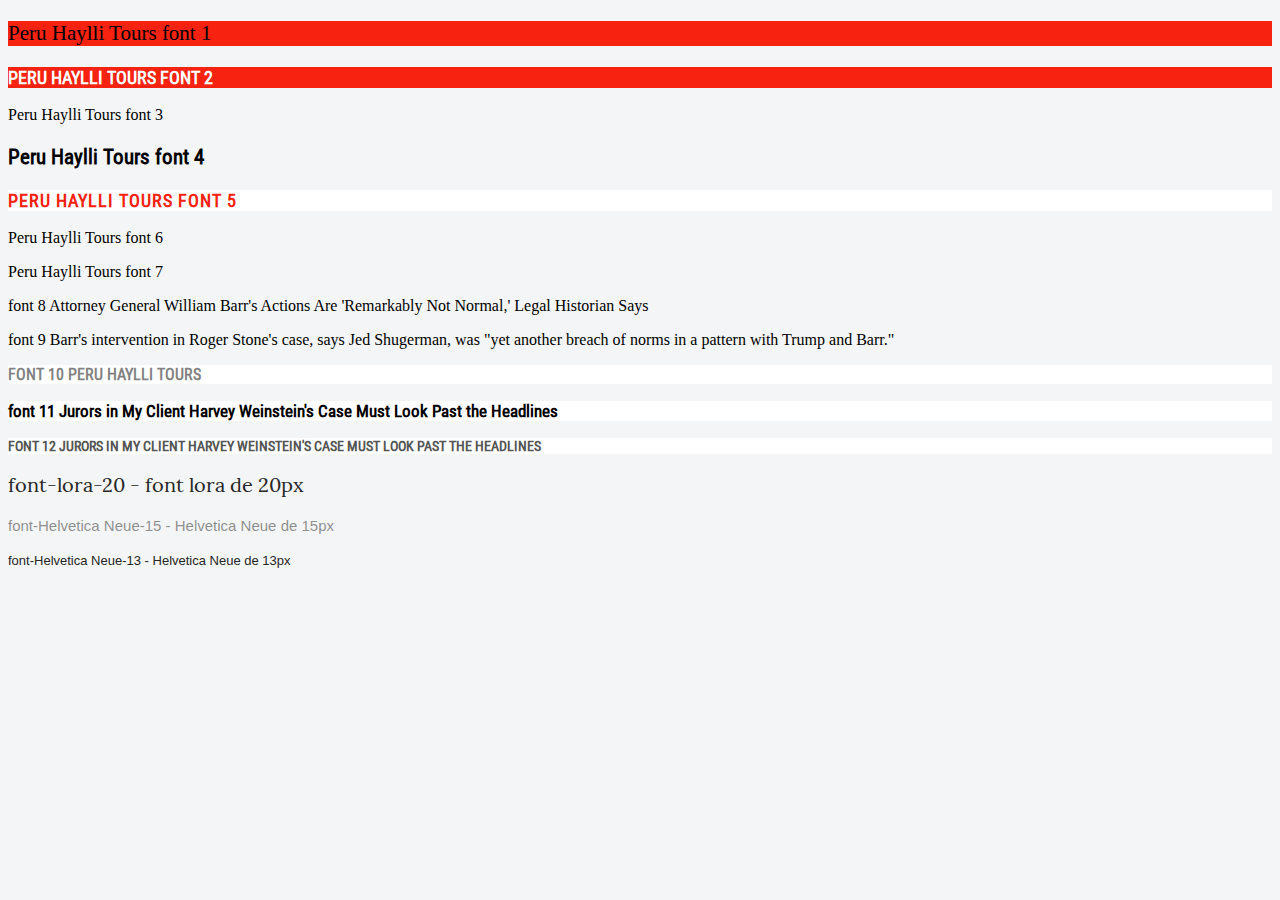
<file: fonts.html>
<!DOCTYPE html>
<html lang="en">
<head>
  <meta charset="UTF-8">
  <meta name="viewport" content="width=device-width, initial-scale=1.0">
  <link rel="stylesheet" href="./css/style.css">
  <title>Document</title>
</head>
<body>
  <p class="font1">Peru Haylli Tours font 1 </p>
  <p class="font2">Peru Haylli Tours font 2 </p>
  <p class="font3">Peru Haylli Tours font 3 </p>
  <p class="font4">Peru Haylli Tours font 4 </p>
  <p class="font5">Peru Haylli Tours font 5 </p>
  <p class="font6">Peru Haylli Tours font 6 </p>
  <p class="font7">Peru Haylli Tours font 7 </p>
  <p class="font8">font 8 Attorney General William Barr's Actions Are 'Remarkably Not Normal,' Legal Historian Says </p>
  <p class="font9">font 9 Barr's intervention in Roger Stone's case, says Jed Shugerman, was "yet another breach of norms in a pattern with Trump and Barr." </p>
  <p class="font10">font 10 Peru Haylli Tours  </p>
  <p class="font11">font 11 Jurors in My Client Harvey Weinstein's Case Must Look Past the Headlines </p>
  <p class="font12">font 12 Jurors in My Client Harvey Weinstein's Case Must Look Past the Headlines </p>
  <p class="font-lora-20">font-lora-20 - font lora de 20px  </p>
  <p class="font-helvetica-neue-15">font-Helvetica Neue-15 - Helvetica Neue de 15px  </p>
  <p class="font-helvetica-neue-13">font-Helvetica Neue-13 - Helvetica Neue de 13px  </p>
  
</body>
</html>
</file>
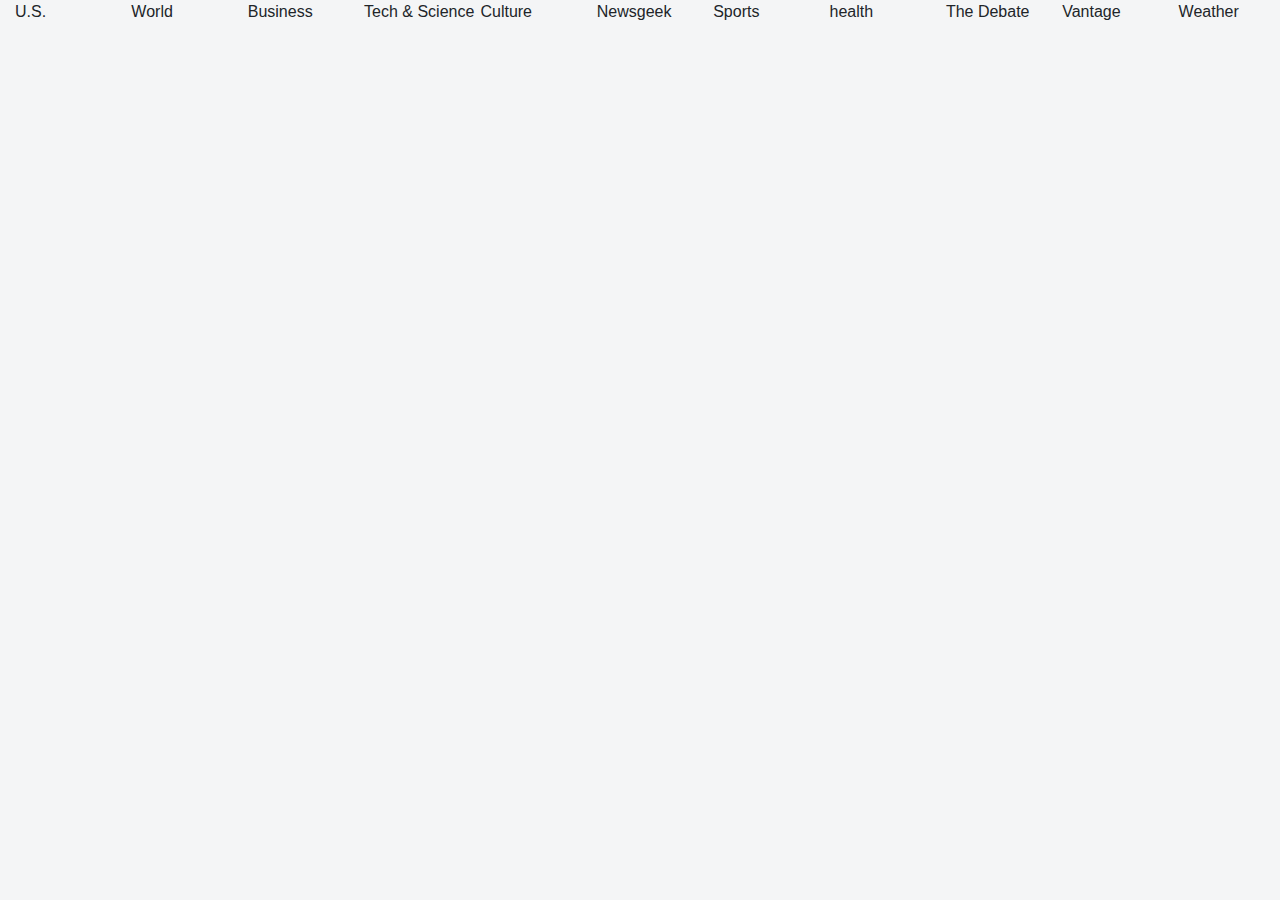
<file: test.html>
<!doctype html>
<html lang="en">

<head>
  <!-- Required meta tags -->
  <meta charset="utf-8">
  <meta name="viewport" content="width=device-width, initial-scale=1, shrink-to-fit=no">

  <!-- Bootstrap CSS -->
  <link rel="stylesheet" href="./css/bootstrap.min.css">
  <link rel="stylesheet" href="./css/style.css">
  <title>Hello, world!</title>
</head>

<body>

  <div class="container-fluid">
    <div class="row">
        <div class="col text-nowrap" style="width: 7rem;">U.S.</div>
        <div class="col text-nowrap" style="width: 7rem;">World</div>
        <div class="col text-nowrap" style="width: 7rem;">Business</div>
        <div class="col text-nowrap" style="width: 7rem;">Tech & Science</div>
        <div class="col text-nowrap" style="width: 7rem;">Culture</div>
        <div class="col text-nowrap" style="width: 7rem;">Newsgeek</div>
        <div class="col text-nowrap" style="width: 7rem;">Sports</div>
        <div class="col text-nowrap" style="width: 7rem;">health</div>
        <div class="col text-nowrap" style="width: 7rem;">The Debate</div>
        <div class="col text-nowrap" style="width: 7rem;">Vantage</div>
        <div class="col text-nowrap" style="width: 7rem;">Weather</div>
    </div>
  </div>
  <!-- Optional JavaScript -->
  <!-- jQuery first, then Popper.js, then Bootstrap JS -->
  <script src="./css/jquery-3.4.1.slim.min.js"></script>
  <script src="./css/popper.min.js"></script>
  <script src="./css/bootstrap.min.js"></script>
</body>

</html>
</file>
<file: css/style.css>
/* Font variables declarations */
@font-face {
  font-family: "roboto-condensed";
  src: url("../fonts/roboto-condensed-v18-latin-regular.woff");
  font-style: normal;
  font-weight: 500;
}

@font-face {
  font-family: "lora";
  src: url("../fonts/lora-v14-latin-regular.woff");
  font-style: normal;
  font-weight: 500;
}

@font-face {
  font-family: "helveticaneue";
  src: url("../fonts/helveticaneuev2.woff");
  font-style: normal;
  font-weight: 500;
}

/* General Variables */

:root {
  --roboto-condensed: "roboto-condensed", sans-serif;
  --lora: "lora", sans-serif;
  --arial-helvetica: Arial, Helvetica, sans-serif;
  --helvetica-neue: "helveticaneue", sans-serif;
  --color-light-orange: #f72210;
  --color-white: #fff;
  --color-black: #000;
  --color-gray: rgba(3, 3, 3, 0.4);
  --color-gray-2: rgba(3, 3, 3, 0.5);
  --color-gray-3: #555;
  --color-gray-4: rgba(39, 39, 39, 0.5);
  --color-gray-dark: #272727;
  --color-gray-light: #e6e6e6;
  --color-blue: #3581f4;
  --color-gray-5: #f4f5f6;
  --color-gray-6: #dbdcdd;
  --color-gray-7: #333;
  --color-avocato-7: #c2d4d7;
}

body {
  background-color: #f4f5f6;
  overflow-x: hidden;
}

.max-width-cont {
  max-width: 1310px;
}

.max-width-cont-white {
  max-width: 1310px;
  background-color: var(--color-white);
}

.max-width-cont-white-border {
  max-width: 1310px;
  background-color: var(--color-white);
  border-top: 1px solid var(--color-gray-light);
}

.font1 {
  font-size: 21px;
  background-color: var(--color-light-orange);
}

.font2 {
  font-size: 18px;
  font-family: var(--roboto-condensed);
  text-transform: uppercase;
  color: var(--color-white);
  background-color: var(--color-light-orange);
  font-weight: bold;
}

.font-roboto-16-normal {
  font-size: 16px;
  font-family: var(--roboto-condensed);
  color: var(--color-white);
}

.font-roboto-16-bold {
  font-size: 16px;
  font-family: var(--roboto-condensed);
  color: var(--color-white);
  font-weight: bold;
  line-height: 26px;
  text-transform: uppercase;
}

.font-roboto-16-bold-orange {
  font-size: 16px;
  font-family: var(--roboto-condensed);
  color: var(--color-light-orange);
  font-weight: bold;
  line-height: 26px;
  text-transform: uppercase;
}

.font4 {
  font-size: 21px;
  font-family: var(--roboto-condensed);
  color: var(--color-black);
  font-weight: bold;
}

.font5 {
  font-size: 18px;
  font-family: var(--roboto-condensed);
  background-color: var(--color-white);
  color: var(--color-light-orange);
  text-transform: uppercase;
  font-weight: bold;
  letter-spacing: 1px;
}

.font-roboto-16-bold-gray {
  font-size: 16px;
  font-family: var(--roboto-condensed);
  color: var(--color-gray);
  text-transform: uppercase;
  font-weight: bold;
}

.font-roboto-17-bold-upper-white {
  font-size: 17px;
  font-family: var(--roboto-condensed);
  background-color: var(--color-white);
  color: var(--color-light-orange);
  text-transform: uppercase;
  font-weight: bold;
}

.font-roboto-17-bold-upper-black {
  font-size: 17px;
  font-family: var(--roboto-condensed);
  color: var(--color-black);
  text-transform: capitalize;
  font-weight: bold;
}

.font-roboto-24-bold {
  font-size: 24px;
  font-family: var(--roboto-condensed);
  color: var(--color-black);
  font-weight: bold;
}

.font-roboto-22-bold {
  font-size: 22px;
  font-family: var(--roboto-condensed);
  background-color: var(--color-white);
  color: var(--color-black);
  font-weight: bold;
}

.font-roboto-22-bold-orange {
  font-size: 22px;
  font-family: var(--roboto-condensed);
  color: var(--color-light-orange);
  font-weight: bold;
}

.font-helvetica-15-normal-gray {
  font-size: 15px;
  font-family: var(--arial-helvetica);
  color: var(--color-gray-7);
  line-height: 20px;
  text-align: left;
}

.font-helvetica-12-normal-gray {
  font-size: 12px;
  font-family: var(--arial-helvetica);
  color: var(--color-gray-7);
  line-height: 20px;
}

.font-helvetica-14-normal-gray {
  font-size: 14px;
  font-family: var(--arial-helvetica);
  color: var(--color-gray-7);
  line-height: 20px;
}

.font10 {
  font-size: 16px;
  font-family: var(--roboto-condensed);
  background-color: var(--color-white);
  color: var(--color-gray-2);
  text-transform: uppercase;
  font-weight: bold;
}

.font11 {
  font-size: 17px;
  font-family: var(--roboto-condensed);
  background-color: var(--color-white);
  color: var(--color-black);
  font-weight: bold;
}

.font12 {
  font-size: 14px;
  font-family: var(--roboto-condensed);
  background-color: var(--color-white);
  color: var(--color-gray-3);
  text-transform: uppercase;
  font-weight: bold;
}

.font13 {
  font-size: 13px;
  font-family: var(--roboto-condensed);
  background-color: var(--color-white);
  color: var(--color-gray-3);
  text-transform: uppercase;
  font-weight: bold;
}

.font-lora-20 {
  font-size: 20px;
  font-family: var(--lora);
  color: var(--color-gray-dark);
  text-transform: inherit;
  line-height: 22px;
}

.font-helvetica-neue-15 {
  font-size: 15px;
  font-family: var(--helvetica-neue), Arial, Helvetica, sans-serif;
  font-weight: 200;
  color: var(--color-gray-4);
  line-height: 20px;
}

.font-helvetica-neue-13 {
  font-size: 13px;
  font-family: var(--helvetica-neue), Arial, Helvetica, sans-serif;
  font-weight: 300;
  color: var(--color-gray-dark);
  line-height: 20px;
}

.font-roboto-17-bold {
  font-size: 17px;
  font-family: var(--roboto-condensed);
  color: var(--color-blue);
  text-transform: uppercase;
  font-weight: bold;
}

.font-roboto-17-bold-blue {
  font-size: 17px;
  font-family: var(--roboto-condensed);
  color: var(--color-blue);
  text-transform: uppercase;
  font-weight: bold;
}

.font-roboto-18-bold {
  font-size: 18px;
  font-family: var(--roboto-condensed);
  color: var(--color-black);
  text-transform: uppercase;
  font-weight: bold;
  letter-spacing: 1px;
}

.font-roboto-20-bold {
  font-size: 20px;
  font-family: var(--roboto-condensed);
  color: var(--color-black);
  text-transform: inherit;
  font-weight: bold;
  letter-spacing: 1px;
}

.font-roboto-20-bold-orange {
  font-size: 20px;
  font-family: var(--roboto-condensed);
  color: var(--color-light-orange);
  text-transform: inherit;
  font-weight: bold;
  letter-spacing: 1px;
}

.cascade-images {
  height: 100%;
  min-width: 275px;
}

.img-suscribe-1 {
  left: 30px;
  top: 25px;
}

.img-suscribe-2 {
  top: 40px;
  left: 86px;
}

.bg-header {
  background-color: var(--color-light-orange);
  color: var(--color-white);
  height: 95px;
}

.bg-headerv2 {
  background-color: var(--color-light-orange);
  color: var(--color-white);
  height: 50px;
}

.logo svg {
  color: var(--color-white);
  fill: var(--color-white);
  height: 60px;
}

.logov2 svg {
  color: var(--color-white);
  fill: var(--color-white);
  height: 20px;
}

.bg-suscribe svg {
  width: 10px;
  fill: var(--color-light-orange);
  color: var(--color-light-orange);
}

.bg-suscribev2 svg {
  width: 10px;
  fill: var(--color-light-orange);
  color: var(--color-light-orange);
}

.lanscape-menu {
  line-height: 24px;
  width: 86%;
}

.lanscape-menu li {
  display: inline-block;
  border-right: 1px solid var(--color-gray);
  width: 7rem;
}

.opinion-container li {
  border-top: 1px solid #ddd;
  list-style: none;
  line-height: 20px;
}

.other-news-small li {
  border-top: 1px solid #ddd;
  list-style: none;
  line-height: 20px;
}

.latest-news-container li {
  border-top: 1px solid #ddd;
  list-style: none;
  line-height: 20px;
}

.more-stories-container li {
  border-top: 1px solid #ddd;
  list-style: none;
  line-height: 20px;
}

.lanscape-menu a {
  color: var(--color-black);
  white-space: nowrap;
}

.bg-header a {
  text-decoration: none;
}

.bg-headerv2 a {
  text-decoration: none;
}

.featured-stories {
  width: 100%;
}

.top-story {
  width: 100%;
}

.opinion {
  width: 100%;
}

.latest-news {
  width: 100%;
}

.more-stories {
  width: 100%;
}

.label-article-link {
  bottom: -220px;
  left: 0;
  line-height: 2rem;
  background-color: rgba(255, 255, 255, 0.9);
}

.label-sponsor-link {
  bottom: -220px;
  left: 0;
  line-height: 2rem;
  background-color: rgba(255, 255, 255, 0.9);
}

.label-article-link-cover {
  bottom: 0;
  left: 0;
  line-height: 2rem;
  background-color: rgba(255, 255, 255, 0.9);
}

.label-article-link-feat {
  bottom: 0;
  left: 0;
  line-height: 2rem;
  background-color: rgba(255, 255, 255, 0.9);
}

.issue-newsletter {
  bottom: 45px;
  left: 0;
  line-height: 2rem;
  background-color: rgba(255, 255, 255, 0.9);
}

.cover-container-art {
  position: relative;
  height: 100%;
  width: 100%;
}

.photo-custom {
  width: 50%;
}

.sponsor-article {
  border: 1px solid var(--color-gray-light);
}

.sponsor-article-s-opinion {
  border: 1px solid var(--color-gray-light);
}

.icon-title {
  display: block;
  width: 29px;
  height: 28px;
  background: url(../img/logo-n1.svg) center/contain no-repeat #f72210;
}

.text-see-all-fea {
  background-color: var(--color-gray-5);
  display: block;
  min-width: 100%;
}

.text-see-all-fea svg {
  width: 16px;
  height: 16px;
  display: inline-block;
}

.text-see-all-fea:hover {
  background-color: var(--color-gray-6);
}

.label-magz-cover {
  background-color: var(--color-light-orange);
}

.counter-editor-label {
  left: 28px;
  top: 15px;
}

.links1 {
  color: var(--color-black);
}

.links2 {
  text-decoration: none;
  color: var(--color-black);
}

.links3 {
  text-decoration: none;
  color: var(--color-black);
}

.links1:hover {
  color: var(--color-black);
  text-decoration: underline var(--color-light-orange);
}

.links2:hover {
  text-decoration: none;
  color: var(--color-light-orange);
}

.links3:hover {
  color: var(--color-black);
  text-decoration: none;
}

.lanscape-menu a:hover {
  color: var(--color-light-orange);
  text-decoration: none;
}

.bg-header a:hover {
  text-decoration: none;
  color: var(--color-light-orange);
}

.bg-headerv2 a:hover {
  text-decoration: none;
  color: var(--color-light-orange);
}

.label-article-link:hover {
  text-decoration: none;
  color: var(--color-light-orange);
}

.label-sponsor-link:hover {
  text-decoration: none;
  color: var(--color-blue);
  cursor: text;
}

.lanscape-menu li:nth-child(1) {
  width: 5rem;
}

.lanscape-menu li:nth-child(2) {
  width: 5rem;
}

.lanscape-menu li:nth-child(4) {
  width: 11rem;
}

.lanscape-menu li:nth-child(5) {
  width: 6.5rem;
}

.lanscape-menu li:nth-child(6) {
  width: 9rem;
}

.lanscape-menu li:nth-child(7) {
  width: 6rem;
}

.lanscape-menu li:nth-child(8) {
  width: 6rem;
}

.lanscape-menu li:nth-child(9) {
  width: 8rem;
}

.lanscape-menu li:nth-child(11) {
  border-right: 0;
}

.lanscape-menu li:last-child a {
  border-right: 0;
}

.opinion-container li:first-child {
  border-top: 0;
}

.latest-news-container li:first-child {
  border-top: 0;
}

.link-img-opi {
  display: block;
  height: 100%;
  width: 100%;
}

.link-img-small-news {
  display: inline-block;
  height: 100%;
  width: 100%;
}

.link-img-latest-news img {
  width: 135px;
}

.link-img-more-stories {
  width: 135px;
}

.other-news-small-link-container {
  width: 135px;
}

.link-img-block {
  display: block;
  height: 100%;
  width: 100%;
}

.search-icon {
  background-image: url(../img/icon-search-glass.svg);
  background-position: center;
  background-repeat: no-repeat;
  height: 55px;
  min-width: 40px;
  display: block;
  background-size: 20px;
}

.split-top {
  background-color: var(--color-light-orange);
  border-left: 12px solid var(--color-white);
  border-top: 13px solid var(--color-light-orange);
  display: block;
  width: 66px;
  top: -1px;
  right: 0;
}

.split-bottom {
  background-color: var(--color-white);
  display: block;
}

.search-text {
  line-height: 24px;
  color: var(--color-gray-3);
}

.label-search {
  width: 14%;
}

.img-g {
  background-position: center;
  background-repeat: no-repeat;
  background-size: cover;
  display: block;
}

.img-g-contain {
  background-position: center;
  background-repeat: no-repeat;
  background-size: cover;
  display: block;
}

.img-g-small {
  background-position: center;
  background-repeat: no-repeat;
  background-size: contain;
  display: block;
}

.img-g-featured {
  width: 100%;
  height: 220px;
}

.img-g-fea-cover {
  width: 100%;
  height: 100%;
}

.img-g-opinion {
  width: 20%;
  height: 60px;
  min-width: 63px;
  min-height: 63px;
}

.img-g-culture {
  width: 100%;
  height: 160px;
}

.img-g-latest-news {
  width: 65%;
}

.img-g-all-features {
  width: 100%;
  height: 355px;
  display: block;
}

.img-g-more-stories {
  width: 33%;
  height: 107px;
}

.img-g-feat-slide {
  height: 50px;
}

.img-g-newsletter {
  width: 100%;
  height: 300px;
}

.img-path-newslet-1 {
  background-image: url(../img/starting5-homepage.png);
}

.img-path-fea-1 {
  background-image: url(../img/coronavirus-tokyo-coronavirus-covid-19-2019-ncov.jpg);
}

.img-path-top-1 {
  background-image: url(../img/china-coronavirus-covid-19-2019ncov.webp);
}

.img-path-cult-1 {
  background-image: url(../img/china-coronavirus-covid-19-2019ncov.webp);
}

.border-botton-title-1 {
  border-bottom: 1px solid var(--color-gray-light);
}

.border-top-title-1 {
  border-top: 1px solid var(--color-gray-light);
}

.img-path-opi-1 {
  background-image: url(../img/stefan-simanowitz.png);
}

.img-path-opi-2 {
  background-image: url(../img/rand-paul.webp);
}

.img-path-latnews-1 {
  background-image: url(../img/amari-cooper.webp);
}

.img-path-morestor-1 {
  background-image: url(../img/amari-cooper.webp);
}

.img-path-allfeatures-1 {
  background-image: url(../img/february-21-28-2020-cover.jpg);
}

.img-path-in-the-magz-1 {
  background-image: url(../img/fea-growth-01.jpg);
}

.img-path-in-the-magz-2 {
  background-image: url(../img/fea-growth-01.webp);
}

.img-path-in-the-magz-3 {
  background-image: url(../img/fe-presidential-names-01.jpg);
}

.img-path-feat-slide-1 {
  background-image: url(../img/icon-slideshows-nw.png);
}

.label-culture-1 {
  display: block;
  background-color: var(--color-avocato-7);
  width: 55px;
}

.label-article-link-slide {
  bottom: 0;
  left: 0;
  line-height: 2rem;
  background-color: rgba(255, 255, 255, 0.9);
}

.suscribe-container {
  height: 345px;
}

.suscribe-container-child {
  background-color: var(--color-gray-5);
  height: 300px;
}

.newsletter-article {
  border: 1px solid var(--color-gray-light);
}

.bg-suscribe-nl {
  width: 10px;
  fill: var(--color-white);
  color: var(--color-white);
}

.link-suscribe-nl {
  line-height: 30px;
}

.left-container-newsletter {
  min-width: 160px;
}

.logo-footer svg {
  width: 16rem;
  fill: var(--color-light-orange);
}

.icon-social {
  height: 26px;
  width: 26px;
}

.newsweek {
  display: block;
}

.container-media-footer {
  width: 97%;
  margin: auto;
  border-top: 1px solid var(--color-gray-light);
  border-bottom: 1px solid var(--color-gray-light);
}

.bars-menu-stycki {
  display: block;
  width: 30px;
  height: 30px;
  fill: var(--color-white);
}

.bars-menu-stycki-main {
  width: 30px;
}

#menu-stycki-container {
  display: none;
}

.stycki-menu {
  z-index: 999;
}

#menu-bars-1 {
  display: none;
}

.img-g-in-the-magz {
  min-height: 255px;
}

@media (max-width: 991px) {
  .logo {
    top: -10px;
    left: 5px;
  }

  .logo svg {
    width: 132px;
    height: 20px;
  }

  .bg-header {
    height: 50px;
  }

  .bg-suscribe {
    top: -8px;
  }

  .img-g-opinion {
    width: 6%;
  }

  .img-g-latest-news {
    width: 15%;
    height: 90px;
  }

  .sponsor-article {
    width: 65%;
  }

  .sponsor-article-s-opinion {
    width: 35%;
  }

  .img-g-newsletter {
    height: 180px;
  }

  .container-media-footer {
    width: 95%;
    margin: auto;
    border-top: 1px solid var(--color-gray-light);
    border-bottom: 1px solid var(--color-gray-light);
  }

  .icon-social {
    height: 26px;
    width: 26px;
  }

  .logo-footer svg {
    width: 13rem;
  }

  #menu-bars-1 {
    display: inherit;
  }

  .img-path-in-the-magz-2 {
    background-image: url(../img/fea-growth-02.webp);
  }

  .img-g-in-the-magz {
    min-height: 190px;
  }
}

@media (max-width: 767px) {
  .photo-custom {
    width: 100%;
  }

  .img-g-culture {
    height: 438px;
  }

  .font-helvetica-15-normal-gray {
    font-size: 13px;
  }

  .font-roboto-24-bold {
    font-size: 18px;
  }

  .img-g-more-stories {
    width: 45%;
    height: 150px;
  }

  .sponsor-article {
    width: 100%;
  }

  .img-g-latest-news {
    width: 39%;
    height: 160px;
  }

  .sponsor-article-s-opinion {
    width: 100%;
  }

  .img-g-featured {
    height: 500px;
  }

  .suscribe-container-child {
    height: 450px;
  }

  .suscribe-container {
    height: 544px;
  }

  .singup-container {
    height: 480px;
  }

  .newsletter-article {
    height: 300px;
  }

  .left-container-newsletter {
    min-width: 100%;
  }

  .container-media-footer {
    width: 95%;
    margin: auto;
    border-top: 1px solid var(--color-gray-light);
    border-bottom: 1px solid var(--color-gray-light);
  }

  .icon-social {
    height: 26px;
    width: 26px;
  }

  .logo-footer svg {
    width: 13rem;
  }

  .link-img-latest-news img {
    width: 258px;
  }

  .sing-in-custom {
    min-width: 80px;
  }

  .suscribe-custom {
    min-width: 130px;
  }

  .img-path-in-the-magz-2 {
    background-image: url(../img/fea-growth-03.webp);
  }

  .img-g-in-the-magz {
    max-height: 200px;
    min-height: 400px;
  }

  .other-news-small-link-container img {
    width: 258px;
  }
}

@media (max-width: 479px) {
  .font2 {
    font-size: 14px;
  }

  .font5 {
    font-size: 14px;
  }

  .bars-menu-stycki-main {
    width: 22px;
    height: 28px;
  }

  .bars-menu-stycki {
    width: 22px;
    height: 28px;
  }

  .bg-suscribe svg {
    width: 8px;
    display: none;
  }

  .bg-suscribev2 svg {
    width: 8px;
    display: none;
  }

  .suscribe-custom {
    min-width: 72px;
  }

  .link-img-more-stories img {
    width: 135px;
  }

  .link-img-latest-news img {
    width: 135px;
  }

  .other-news-small-link-container img {
    width: 180px;
  }
}

@media (max-width: 287px) {
  .link-img-latest-news img {
    width: 90px;
  }

  .other-news-small-link-container img {
    width: 140px;
  }
}
</file>
